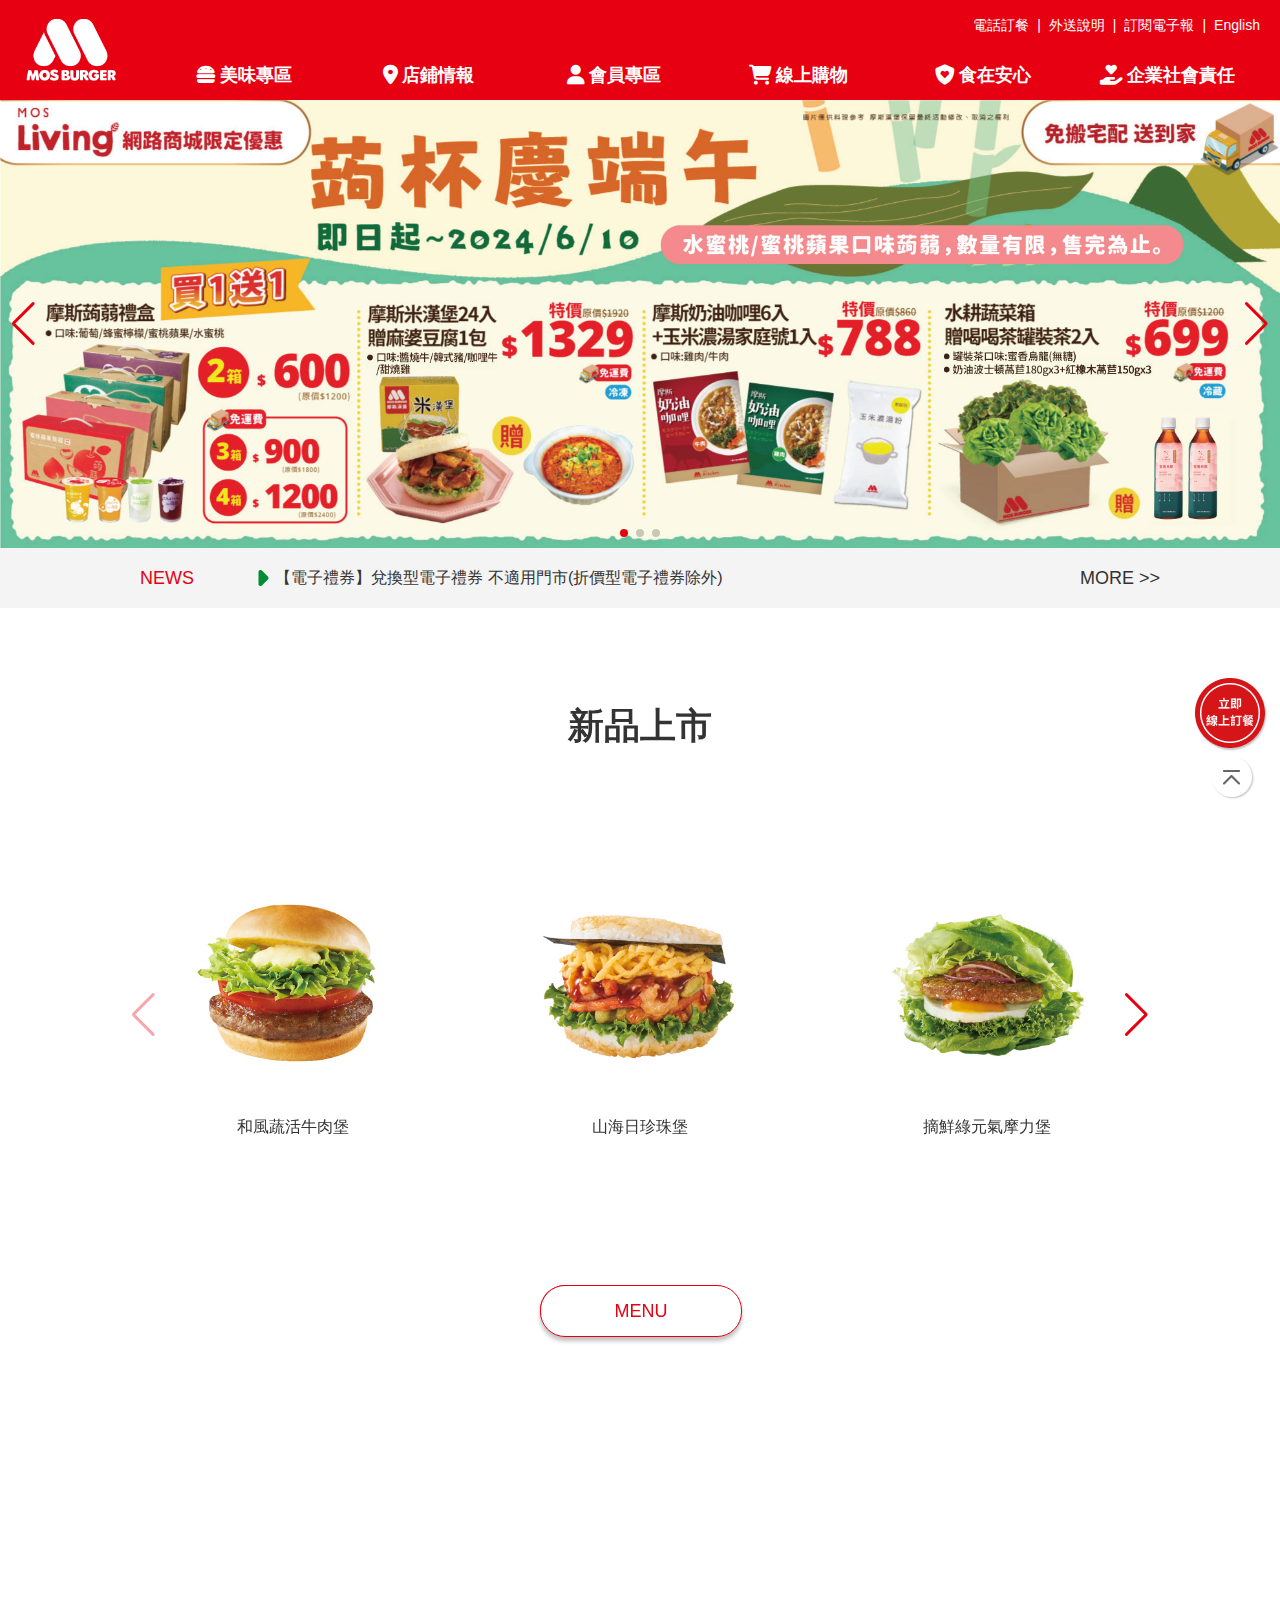
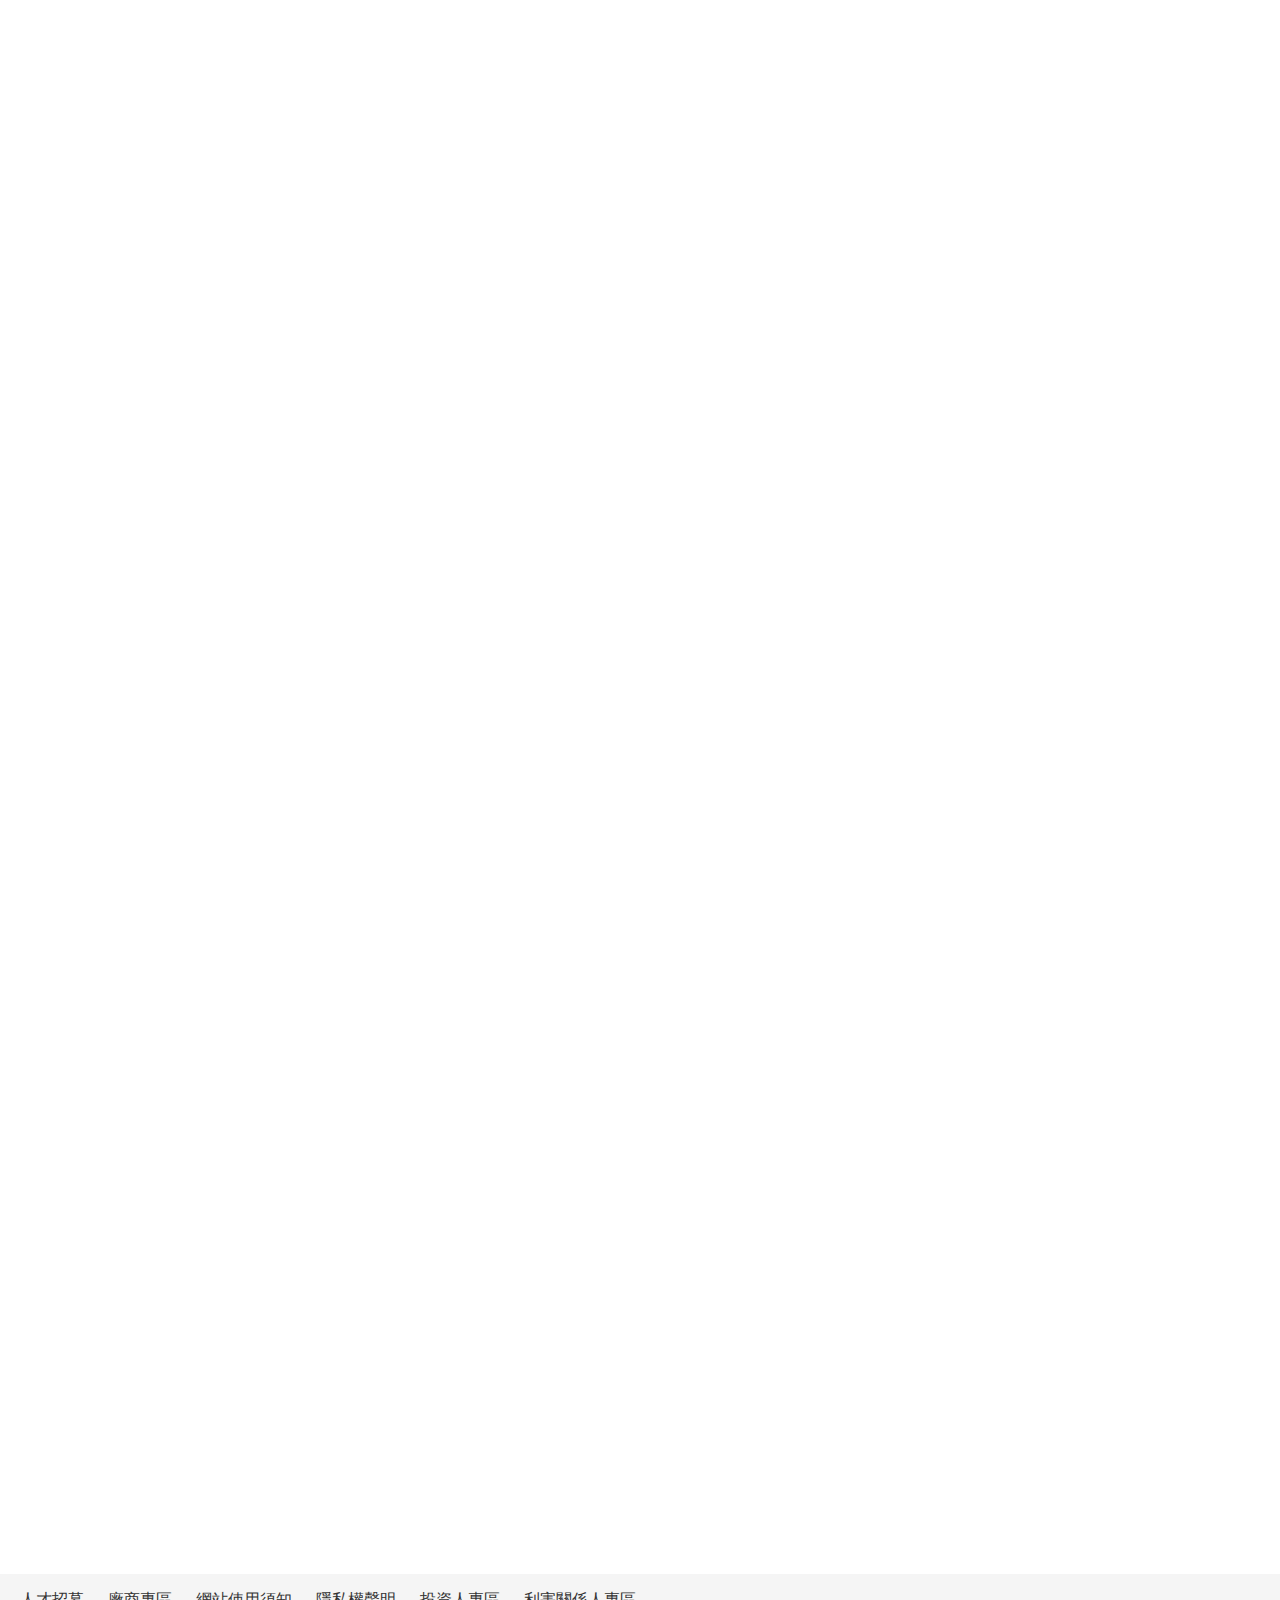
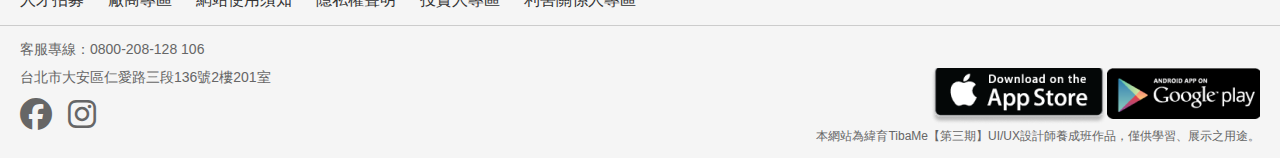
<file: index.html>
<!DOCTYPE html>
<html lang="en">
<head>
    <meta charset="UTF-8">
    <meta name="viewport" content="width=device-width, initial-scale=1.0, maximum-scale=1.0, user-scalable=0">
    <title>MOS Redesign</title>
    <link rel="stylesheet" href="css/default.css">
    <link rel="stylesheet" href="css/style.css">
    <link rel="stylesheet" href="https://cdnjs.cloudflare.com/ajax/libs/font-awesome/6.5.2/css/all.min.css">
    <link href="https://unpkg.com/aos@2.3.1/dist/aos.css" rel="stylesheet">
    <link rel="stylesheet" href="https://cdn.jsdelivr.net/npm/swiper@11/swiper-bundle.min.css"/>
    <script src="js/jquery-3.3.1.min.js"></script>
    <script src="js/script.js"></script>
</head>
<body>
    <!------------------------header------------------------>
    <header>
        <div class="container">
            <div class="logo">
                <a href="index.html"><img src="img/head_img/logo-mos.png" alt=""></a>
            </div>
            <nav class="sild">
                <div class="topsild">
                    <ul>
                        <li class="border"><a href="#">電話訂餐</a></li>
                        <li class="border"><a href="#">外送說明</a></li>
                        <li class="border"><a href="#">訂閱電子報</a></li>
                        <li><a href="#">English</a></li>
                    </ul>
                </div>  
    
                <div class="downsild">
                    <ul>
                        <li><a href="menu.html"><i class="fa-solid fa-burger"></i>美味專區</a></li>
                        <li><a href="#"><i class="fa-solid fa-location-dot"></i>店鋪情報</a></li>
                        <li><a href="#"><i class="fa-solid fa-user"></i>會員專區</a></li>
                        <li><a href="#"><i class="fa-solid fa-cart-shopping"></i>線上購物</a></li>
                        <li><a href="#"><i class="fa-solid fa-shield-heart"></i>食在安心</a></li>
                        <li><a href="#"><i class="fa-solid fa-hand-holding-heart"></i>企業社會責任</a></li>
                    </ul>
                </div>

                <ul class="mburger">
                    <li><a href="menu.html"><i class="fa-solid fa-burger"></i>美味專區</a></li>
                    <li><a href="#"><i class="fa-solid fa-location-dot"></i>店鋪情報</a></li>
                    <li class="burgerph">
                        <a href="#">
                            <span></span>
                            <span></span>
                            <span></span>
                        </a>
                    </li>
                </ul>
            </nav>
            <div class="navbglist">
                <div class="navtop">
                <ul>
                    <li><a href="menu.html"><i class="fa-solid fa-burger"></i>美味專區</a></li>
                    <li><a href="#"><i class="fa-solid fa-location-dot"></i>店鋪情報</a></li>
                    <li><a href="#"><i class="fa-solid fa-user"></i>會員專區</a></li>
                    <li><a href="#"><i class="fa-solid fa-cart-shopping"></i>線上購物</a></li>
                    <li><a href="#"><i class="fa-solid fa-shield-heart"></i>食在安心</a></li>
                    <li><a href="#"><i class="fa-solid fa-hand-holding-heart"></i>企業社會責任</a></li>
                </ul>
               </div>
                <div class="navsub">
                    <ul>
                        <li class="border"><a href="#">電話訂餐</a></li>
                        <li class="border"><a href="#">外送說明</a></li>
                        <li class="border"><a href="#">訂閱電子報</a></li>
                        <li><a href="#">English</a></li>
                    </ul>
                </div>
            </div> 
        </div>          
    </header>

    <!------------------------article------------------------>
    <article class="wrapper">
        <section class="banner">
            <div class="swiper mySwiper">
                <div class="swiper-wrapper">
                  <div class="swiper-slide">
                    <a href="#"><img src="img/banner1.jpg" alt=""></a>
                </div>
                  <div class="swiper-slide">
                    <a href="#"><img src="img/banner2.jpg" alt=""></a>
                  </div>
                  <div class="swiper-slide">
                    <a href="#"><img src="img/banner3.jpg" alt=""></a>
                  </div>
                </div>
                <div class="swiper-pagination"></div>
                <div class="swiper-button-next"></div>
                <div class="swiper-button-prev"></div>
            </div>
        </section>

        <section class="news">
            <div class="news-left">
                <h4>NEWS</h4>
                <a href="#"><img src="img/icon-park-solid_up-one.png" alt="">【電子禮券】兌換型電子禮券 不適用門市(折價型電子禮券除外)</a>
            </div>
            <div class="news-right">
                <a href="#">MORE >></a>
            </div>
        </section>
        
        <section class="burger" data-aos="fade-down" >
            <h1>新品上市</h1>
            <div class="swiper mySwiper2">
                <div class="swiper-wrapper">
                  <div class="swiper-slide">
                    <a href="#"><img src="img/newburger1.jpg" alt="">和風蔬活牛肉堡</a>
                </div>
                  <div class="swiper-slide">
                    <a href="buger.html"><img src="img/newburger3.jpg" alt="">山海日珍珠堡</a>
                  </div>
                  <div class="swiper-slide">
                    <a href="#"><img src="img/newburger2.jpg" alt="">摘鮮綠元氣摩力堡</a>
                  </div>
                  <div class="swiper-slide">
                    <a href="#"><img src="img/product1/20240422_103904_088.jpg" alt="">豚角煮珍珠堡</a>
                  </div>
                  <div class="swiper-slide">
                    <a href="#"><img src="img/product1/20230908_100643_051.jpg" alt="">超級大麥
                        <br>元氣摩力珍珠堡</a>
                  </div>
                  <div class="swiper-slide">
                    <a href="#"><img src="img/product1/20230908_100839_061.jpg" alt="">低碳植米
                        <br>元氣摩力珍珠堡</a>
                  </div>
                </div>
                <div class="swiper-button-next swiper-button-next-2"></div>
                <div class="swiper-button-prev swiper-button-prev-2"></div>
            </div>

              <div class="menubtn">
                <a class="btn1" href="menu.html">MENU</a>
            </div>
        </section>
    </div>


        <section class="location" data-aos="fade-right">
            <img src="img/location-mos.jpg" alt="">
            <div class="location-right">
                <div class="location-info">
                    <h1>店鋪情報</h1>
                        <h2>發現離你最近的美味</h2>
                        <div class="Storebtn">
                            <a class="btn2" href="#">STORE</a>
                        </div>
                </div>
            </div>
        </section>

        <section class="member" data-aos="fade-left">
            <div class="member-left">
                <div class="member-info">
                    <h1>會員好禮</h1>
                        <h2>註冊成功及享見面禮！
                        <br>還有不定期的會員專屬優惠券和各種精彩活動等著你</h2>
                        <div class="memberbtn">
                            <a class="btn3" href="#">MORE</a>
                        </div>
                </div>
            </div>
            <img class="memberimg" src="img/member-mos.jpg" alt="">
        </section>

        <section class="service" data-aos="fade-up">
            <h1>更多服務</h1>
            <div class="servicecontent">
                <ul>
                    <li><a href=""><img src="img/Serve3.jpg" alt="">MOS LIFE 摩斯報報 6月刊</a></li>
                    <li><a href=""><img src="img/Serve1.jpg" alt="">藝文塾租借場地</a></li>
                    <li><a href=""><img src="img/Serve2.jpg" alt="">門市場地租借</a></li>
                </ul>
            </div>


        </section>

    </article>
    <!------------------------footer------------------------>
    <footer>
        <div class="ftsild">
            <div class="fttop">
                <div class="map">
                    <ul>
                        <li class="border"><a href="#">人才招募</a></li>
                        <li class="border"><a href="#">廠商專區</a></li>
                        <li class="border"><a href="#">網站使用須知</a></li>
                        <li class="border"><a href="#">隱私權聲明</a></li>
                        <li class="border"><a href="">投資人專區</a></li>
                        <li><a href="">利害關係人專區</a></li>
                    </ul>
                </div> 
            </div>

            <div class="ftdown">
                <div class="ftconnection">
                    <div class="ftleft">
                        <div class="ftcon">
                            <p>客服專線：0800-208-128 106</p>
                            <p>台北市大安區仁愛路三段136號2樓201室</p>
                        </div>
                        <div class="ftsocial">
                            <a href="#"><i class="fa-brands fa-facebook"></i></a>
                            <a href="#"><i class="fa-brands fa-instagram"></i></a>
                        </div>
                    </div>

                    <div class="ftright">
                        <a href="#" class="ios"><img src="img/ios_pc.png" alt=""></a>
                        <a href="#" class="android"><img src="img/android_pc.png" alt=""></a>
                    </div>

                    <div class="ftright_m">
                        <a href="#" class="ios"><img src="img/ios.png" alt=""></a>
                        <a href="#" class="android"><img src="img/android.png" alt=""></a>
                    </div>

                    <div class="ftcon_m">
                        <p>客服專線：0800-208-128 106</p>
                        <p>台北市大安區仁愛路三段136號2樓201室</p>
                    </div>

                </div>

                <div class="ftfont">
                    <span>本網站為緯育TibaMe【第三期】UI/UX設計師養成班作品，僅供學習、展示之用途。</span>
                </div>
            </div>
        </div>
    </footer>

    <!------------------------floatbox------------------------>
    <div class="floatbox">
        <a class="orderbtn" href="#"><img src="img/ordericon.png" alt=""></a>
        <a class="topbtn" href="#"><img src="img/scrolltop.png" alt=""></a>
    </div>
    

<script src="https://unpkg.com/aos@2.3.1/dist/aos.js"></script>
<script>
    AOS.init();
</script>
<script src="https://cdn.jsdelivr.net/npm/swiper@11/swiper-bundle.min.js"></script>
</body>
</html>
</file>
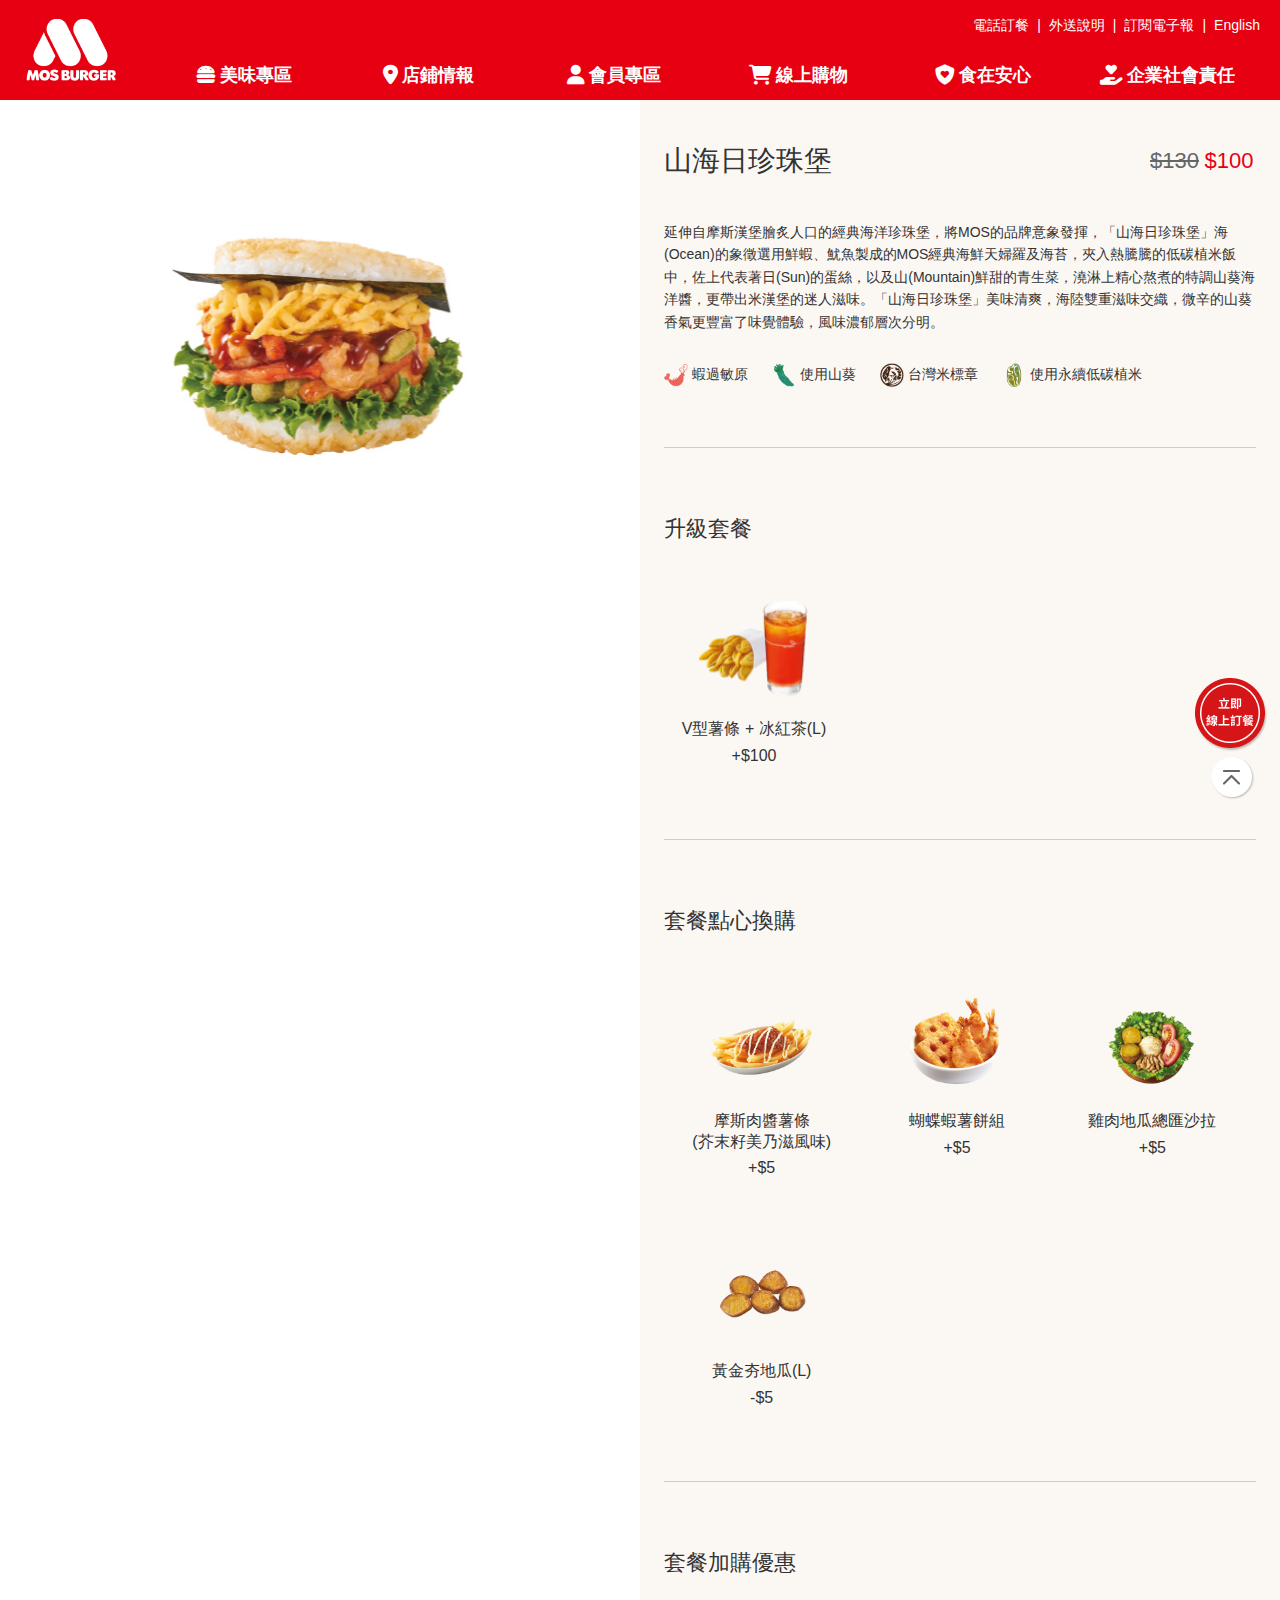
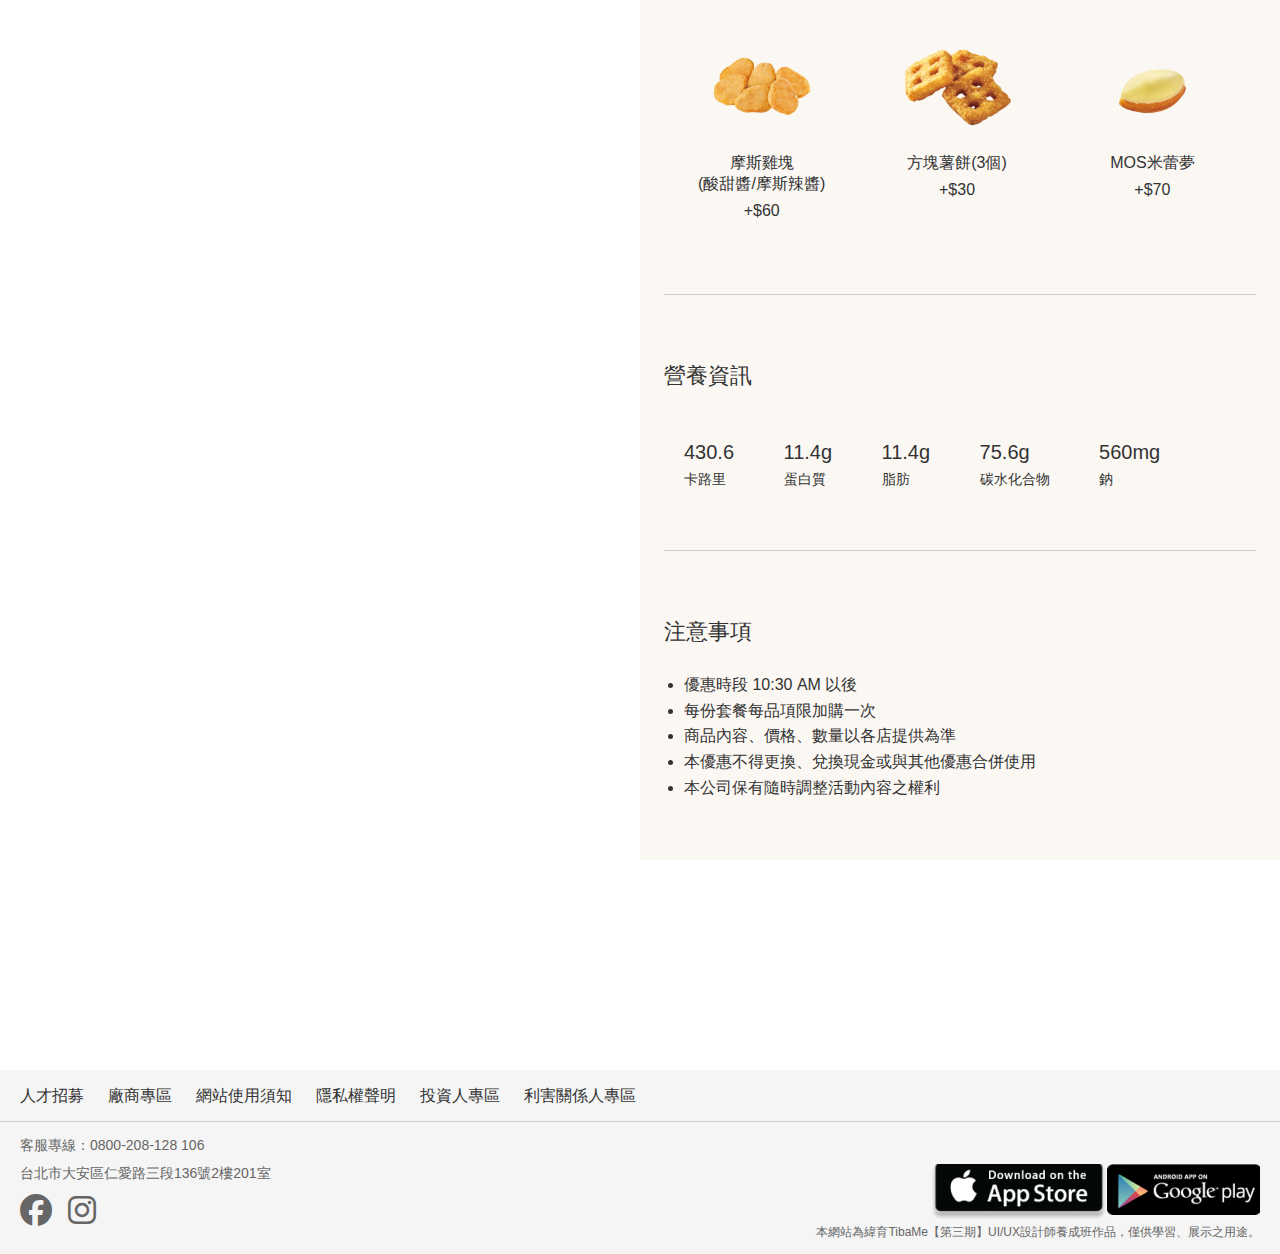
<file: buger.html>
<!DOCTYPE html>
<html lang="en">
<head>
    <meta charset="UTF-8">
    <meta name="viewport" content="width=device-width, initial-scale=1.0, maximum-scale=1.0, user-scalable=0">
    <title>MOS Redesign</title>
    <link rel="stylesheet" href="css/default.css">
    <link rel="stylesheet" href="css/burger.css">
    <link rel="stylesheet" href="https://cdnjs.cloudflare.com/ajax/libs/font-awesome/6.5.2/css/all.min.css">
    <link href="https://unpkg.com/aos@2.3.1/dist/aos.css" rel="stylesheet">
    <link rel="stylesheet" href="https://cdn.jsdelivr.net/npm/swiper@11/swiper-bundle.min.css"/>
    <script src="js/jquery-3.3.1.min.js"></script>
    <script src="js/script.js"></script>
</head>
<body>
    <!------------------------header------------------------>
    <header>
        <div class="container">
            <div class="logo">
                <a href="index.html"><img src="img/head_img/logo-mos.png" alt=""></a>
            </div>
            <nav class="sild">
                <div class="topsild">
                    <ul>
                        <li class="border"><a href="#">電話訂餐</a></li>
                        <li class="border"><a href="#">外送說明</a></li>
                        <li class="border"><a href="#">訂閱電子報</a></li>
                        <li><a href="#">English</a></li>
                    </ul>
                </div>  
    
                <div class="downsild">
                    <ul>
                        <li><a href="menu.html"><i class="fa-solid fa-burger"></i>美味專區</a></li>
                        <li><a href="#"><i class="fa-solid fa-location-dot"></i>店鋪情報</a></li>
                        <li><a href="#"><i class="fa-solid fa-user"></i>會員專區</a></li>
                        <li><a href="#"><i class="fa-solid fa-cart-shopping"></i>線上購物</a></li>
                        <li><a href="#"><i class="fa-solid fa-shield-heart"></i>食在安心</a></li>
                        <li><a href="#"><i class="fa-solid fa-hand-holding-heart"></i>企業社會責任</a></li>
                    </ul>
                </div>

                <ul class="mburger">
                    <li><a href="menu.html"><i class="fa-solid fa-burger"></i>美味專區</a></li>
                    <li><a href="#"><i class="fa-solid fa-location-dot"></i>店鋪情報</a></li>
                    <li class="burgerph">
                        <a href="#">
                            <span></span>
                            <span></span>
                            <span></span>
                        </a>
                    </li>
                </ul>
            </nav>
            <div class="navbglist">
                <div class="navtop">
                <ul>
                    <li><a href="menu.html"><i class="fa-solid fa-burger"></i>美味專區</a></li>
                    <li><a href="#"><i class="fa-solid fa-location-dot"></i>店鋪情報</a></li>
                    <li><a href="#"><i class="fa-solid fa-user"></i>會員專區</a></li>
                    <li><a href="#"><i class="fa-solid fa-cart-shopping"></i>線上購物</a></li>
                    <li><a href="#"><i class="fa-solid fa-shield-heart"></i>食在安心</a></li>
                    <li><a href="#"><i class="fa-solid fa-hand-holding-heart"></i>企業社會責任</a></li>
                </ul>
               </div>
                <div class="navsub">
                    <ul>
                        <li class="border"><a href="#">電話訂餐</a></li>
                        <li class="border"><a href="#">外送說明</a></li>
                        <li class="border"><a href="#">訂閱電子報</a></li>
                        <li><a href="#">English</a></li>
                    </ul>
                </div>
            </div> 
        </div>          
    </header>

    <!------------------------article------------------------>
    <article class="wrapper">
        <div class="content">
            <div class="main">
                <div class="banner_map">
                    <a href="index.html">首頁</a>
                    <a href="menu.html">美味專區</a>
                    <a href="#">主餐</a>
                    <a href="#">山海日珍珠堡</a>
                </div>
                <section class="Leftph">
                    <div class="Burgerimg">
                        <img src="img/newburger3.jpg" alt="">
                    </div>
                </section>
        
                <section class="Rightdetail">
                    <div class="Name">
                        <div class="bgtitle">
                            <div class="bgname"><h1>山海日珍珠堡</h1></div>
                            <div class="price">
                                <div class="Before"><h4>$130</h4></div>
                                <div class="Special"><h4>$100</h4></div>
                            </div>
                        </div>
                        <div class="bginfo">
                            <div class="productinfo">
                                <p>延伸自摩斯漢堡膾炙人口的經典海洋珍珠堡，將MOS的品牌意象發揮，「山海日珍珠堡」海(Ocean)的象徵選用鮮蝦、魷魚製成的MOS經典海鮮天婦羅及海苔，夾入熱騰騰的低碳植米飯中，佐上代表著日(Sun)的蛋絲，以及山(Mountain)鮮甜的青生菜，澆淋上精心熬煮的特調山葵海洋醬，更帶出米漢堡的迷人滋味。「山海日珍珠堡」美味清爽，海陸雙重滋味交織，微辛的山葵香氣更豐富了味覺體驗，風味濃郁層次分明。</p>
                            </div>
                            <div class="tag">
                                <ul>
                                    <li><img src="img/tag/20220707_105725_067.png" alt="">蝦過敏原</li>
                                    <li><img src="img/tag/20220707_101934_046.png" alt="">使用山葵</li>
                                    <li><img src="img/tag/20220707_105916_081.png" alt="">台灣米標章</li>
                                    <li><img src="img/tag/20230908_091733_049.png" alt="">使用永續低碳植米</li>
                                </ul>
                            </div>
                        </div>
                    </div>
        
                    <div class="Upgradeset">
                        <div class="settitle"><h2>升級套餐</h2></div>
                        <div class="upsetcard">
                            <div class="setimg"><img src="img/set/Rectangle 117.png" alt=""></div>
                            <div class="setinfo">
                                <div class="title"><h4>V型薯條  + 冰紅茶(L)</h4></div>
                                <div class="addprice"><h4>+$100</h4></div>
                            </div>
                        </div>
                    </div>
        
                    <div class="Changeset">
                        <div class="settitle"><h2>套餐點心換購</h2></div>
                            <div class="setcombo">
                                <ul>
                                    <li>
                                        <div class="setcard">
                                            <div class="setimg"><img src="img/set/20231108_102050_049.png" alt=""></div>
                                            <div class="setinfo">
                                                <div class="title"><h4>摩斯肉醬薯條
                                                    <br>(芥末籽美乃滋風味)</h4></div>
                                                <div class="addprice"><h4>+$5</h4></div>
                                           </div>
                                        </div>
                                    </li>
                                    <li>
                                        <div class="setcard">
                                            <div class="setimg"><img src="img/set/20160703_192837_079.png" alt=""></div>
                                            <div class="setinfo">
                                                <div class="title"><h4>蝴蝶蝦薯餅組</h4></div>
                                                <div class="addprice"><h4>+$5</h4></div>
                                           </div>
                                        </div>
                                    </li>
                                    <li>
                                        <div class="setcard">
                                            <div class="setimg"><img src="img/set/20230721_144049_090.png" alt=""></div>
                                            <div class="setinfo">
                                                <div class="title"><h4>雞肉地瓜總匯沙拉</h4></div>
                                                <div class="addprice"><h4>+$5</h4></div>
                                           </div>
                                        </div>
                                    </li>
                                    <li>
                                        <div class="setcard">
                                            <div class="setimg"><img src="img/set/20220826_113041_068.png" alt=""></div>
                                            <div class="setinfo">
                                                <div class="title"><h4>黃金夯地瓜(L)</h4></div>
                                                <div class="addprice"><h4>-$5</h4></div>
                                           </div>
                                        </div>
                                    </li>
                                </ul>
                            </div>
                    </div>
        
                    <div class="Addon">
                        <div class="settitle"><h2>套餐加購優惠</h2></div>
                            <div class="setcombo">
                                <ul>
                                    <li>
                                        <div class="setcard">
                                            <div class="setimg"><img src="img/set/20220104_174820_016.png" alt=""></div>
                                            <div class="setinfo">
                                                <div class="title"><h4>摩斯雞塊
                                                    <br>(酸甜醬/摩斯辣醬)</h4></div>
                                                <div class="addprice"><h4>+$60</h4></div>
                                           </div>
                                        </div>
                                    </li>
                                    <li>
                                        <div class="setcard">
                                            <div class="setimg"><img src="img/set/20160218_174019_044.png" alt=""></div>
                                            <div class="setinfo">
                                                <div class="title"><h4>方塊薯餅(3個)</h4></div>
                                                <div class="addprice"><h4>+$30</h4></div>
                                           </div>
                                        </div>
                                    </li>
                                    <li>
                                        <div class="setcard">
                                            <div class="setimg"><img src="img/set/20230627_164143_007.png" alt=""></div>
                                            <div class="setinfo">
                                                <div class="title"><h4>MOS米蕾夢</h4></div>
                                                <div class="addprice"><h4>+$70</h4></div>
                                           </div>
                                        </div>
                                    </li>
                                </ul>
                            </div>
                    </div>
        
                    <div class="Info">
                        <div class="settitle"><h2>營養資訊</h2></div>
                            <ul class="Nutrition">
                                <li><h3>430.6</h3><h4>卡路里</h4></li>
                                <li><h3>11.4g</h3><h4>蛋白質</h4></li>
                                <li><h3>11.4g</h3><h4>脂肪</h4></li>
                                <li><h3>75.6g</h3><h4>碳水化合物</h4></li>
                                <li><h3>560mg</h3><h4>鈉</h4></li>
                            </ul>
                    </div>
        
                    <div class="Notice">
                        <div class="settitle"><h2>注意事項</h2></div>
                        <ul class="Noticecontent">
                            <li>優惠時段 10:30 AM 以後</li>
                            <li>每份套餐每品項限加購一次</li>
                            <li>商品內容、價格、數量以各店提供為準</li>
                            <li>本優惠不得更換、兌換現金或與其他優惠合併使用</li>
                            <li>本公司保有隨時調整活動內容之權利</li>
                        </ul>
                    </div>
                </section>
            </div>
            <section class="Bottombtn"data-aos="fade-up"
            data-aos-anchor-placement="top-bottom">
                <div class="Button">
                    <a class="Backbtn" href="menu.html"><i class="fa-solid fa-chevron-left"></i>返回菜單</a>
                </div>
            </section>
        </div>
    </article>
    <!------------------------footer------------------------>
    <footer>
        <div class="ftsild">
            <div class="fttop">
                <div class="map">
                    <ul>
                        <li class="border"><a href="#">人才招募</a></li>
                        <li class="border"><a href="#">廠商專區</a></li>
                        <li class="border"><a href="#">網站使用須知</a></li>
                        <li class="border"><a href="#">隱私權聲明</a></li>
                        <li class="border"><a href="">投資人專區</a></li>
                        <li><a href="">利害關係人專區</a></li>
                    </ul>
                </div> 
            </div>

            <div class="ftdown">
                <div class="ftconnection">
                    <div class="ftleft">
                        <div class="ftcon">
                            <p>客服專線：0800-208-128 106</p>
                            <p>台北市大安區仁愛路三段136號2樓201室</p>
                        </div>
                        <div class="ftsocial">
                            <a href="#"><i class="fa-brands fa-facebook"></i></a>
                            <a href="#"><i class="fa-brands fa-instagram"></i></a>
                        </div>
                    </div>

                    <div class="ftright">
                        <a href="#" class="ios"><img src="img/ios_pc.png" alt=""></a>
                        <a href="#" class="android"><img src="img/android_pc.png" alt=""></a>
                    </div>

                    <div class="ftright_m">
                        <a href="#" class="ios"><img src="img/ios.png" alt=""></a>
                        <a href="#" class="android"><img src="img/android.png" alt=""></a>
                    </div>

                    <div class="ftcon_m">
                        <p>客服專線：0800-208-128 106</p>
                        <p>台北市大安區仁愛路三段136號2樓201室</p>
                    </div>

                </div>

                <div class="ftfont">
                    <span>本網站為緯育TibaMe【第三期】UI/UX設計師養成班作品，僅供學習、展示之用途。</span>
                </div>
            </div>
        </div>
    </footer>

<!------------------------floatbox------------------------>
<div class="floatbox">
    <a class="orderbtn" href="#"><img src="img/ordericon.png" alt=""></a>
    <a class="topbtn" href="#"><img src="img/scrolltop.png" alt=""></a>
</div>
    

<script src="https://unpkg.com/aos@2.3.1/dist/aos.js"></script>
<script>
    AOS.init();
</script>
<script src="https://cdn.jsdelivr.net/npm/swiper@11/swiper-bundle.min.js"></script>
</body>
</html>
</file>
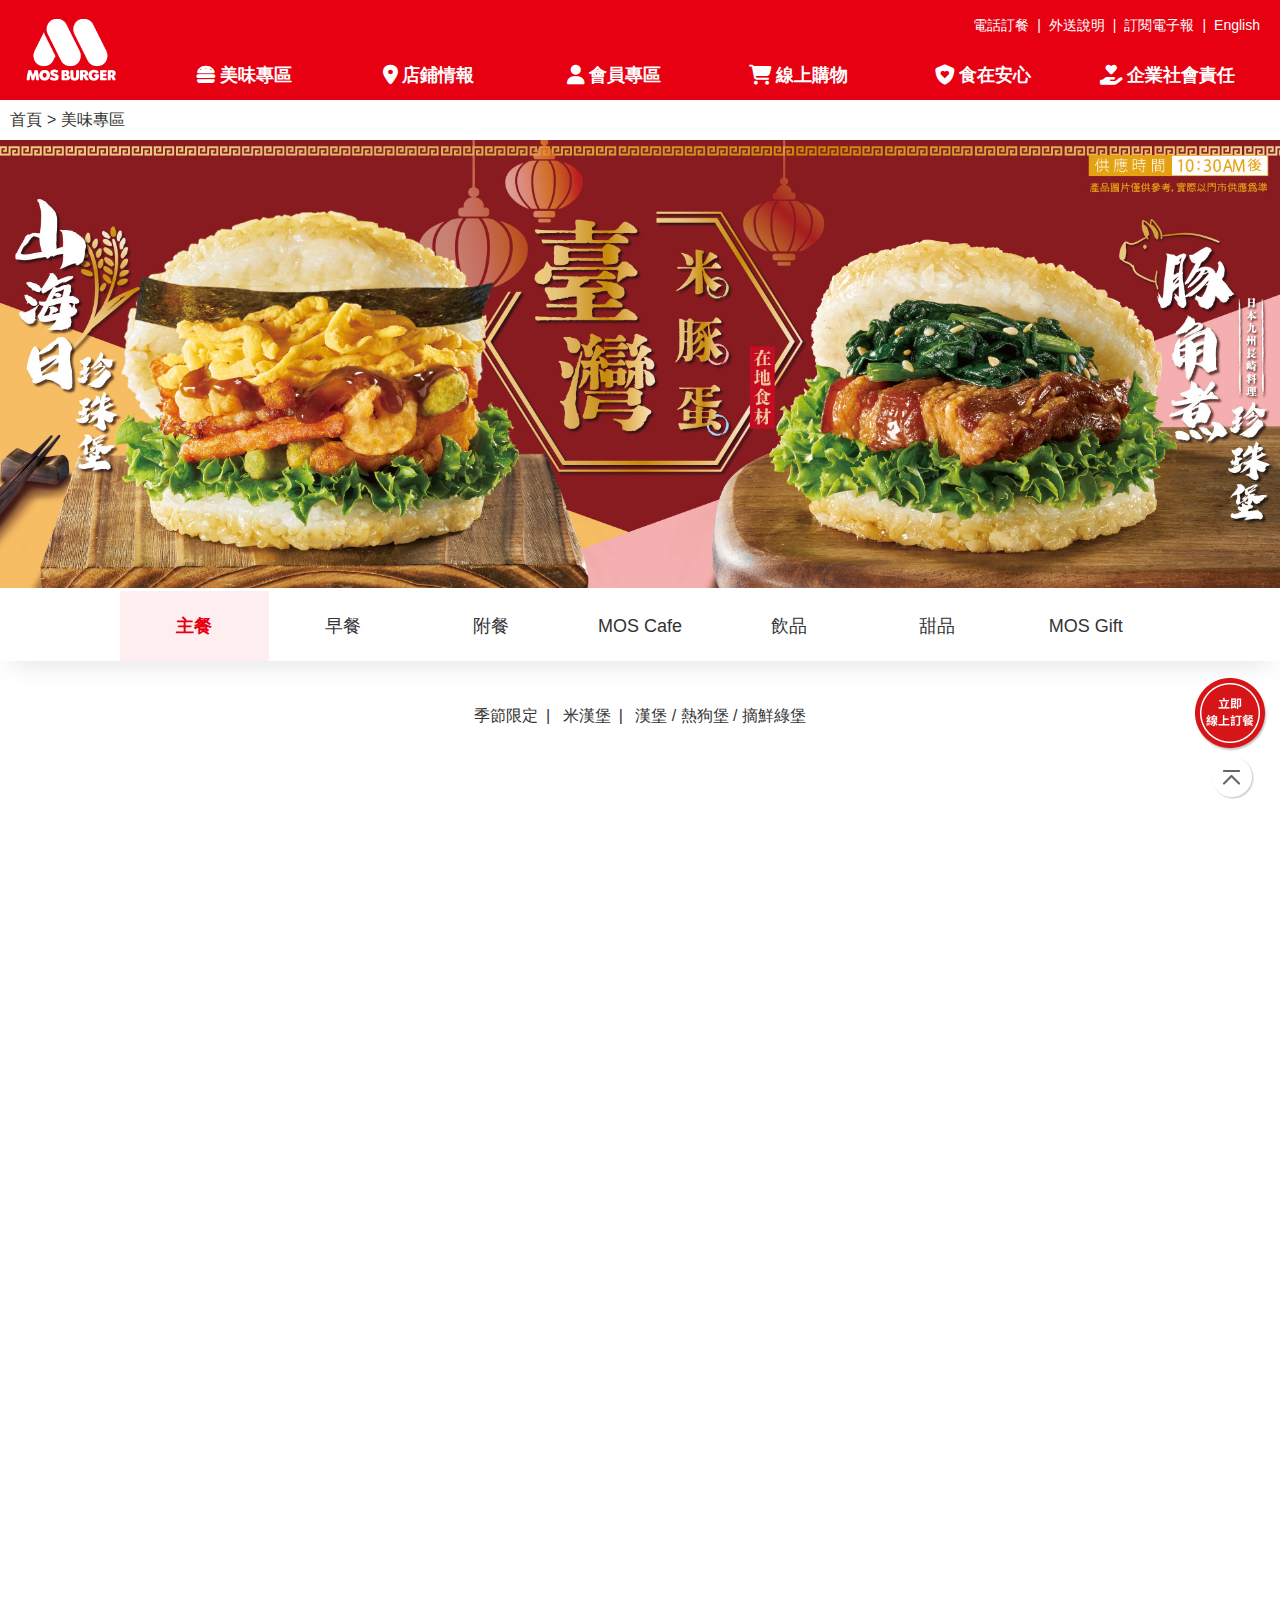
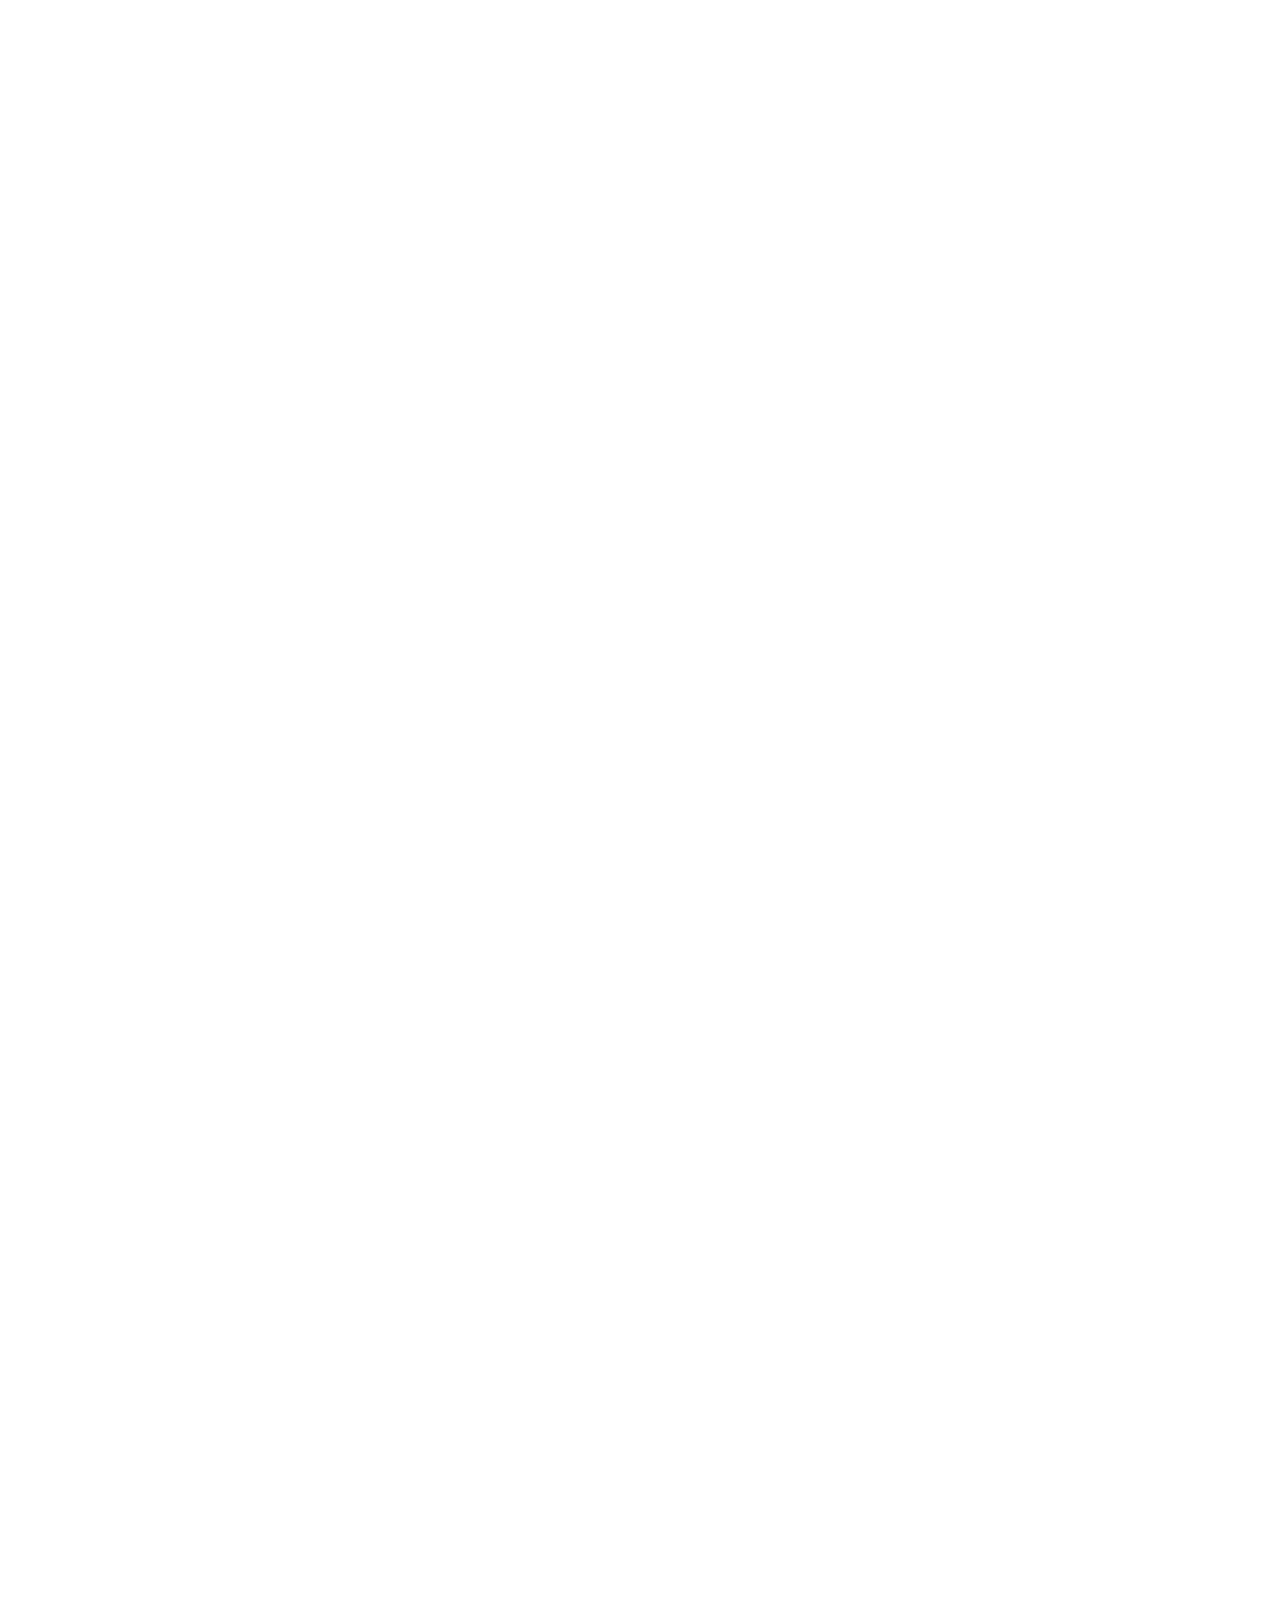
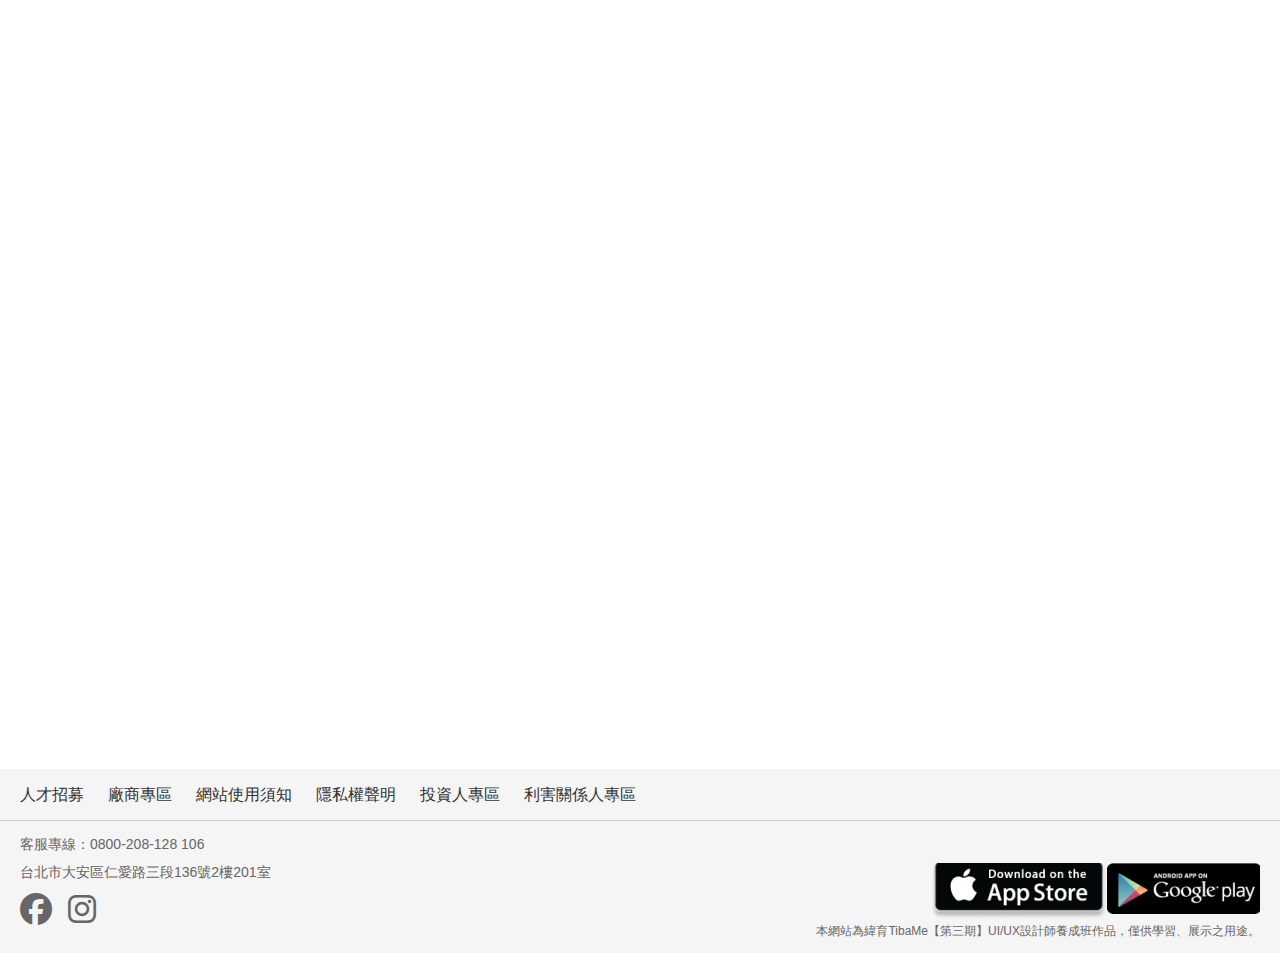
<file: menu.html>
<!DOCTYPE html>
<html lang="en">
<head>
    <meta charset="UTF-8">
    <meta name="viewport" content="width=device-width, initial-scale=1.0, maximum-scale=1.0, user-scalable=0">
    <title>MOS Redesign</title>
    <link rel="stylesheet" href="css/default.css">
    <link rel="stylesheet" href="css/menu.css">
    <link rel="stylesheet" href="https://cdnjs.cloudflare.com/ajax/libs/font-awesome/6.5.2/css/all.min.css">
    <link href="https://unpkg.com/aos@2.3.1/dist/aos.css" rel="stylesheet">
    <link rel="stylesheet" href="https://cdn.jsdelivr.net/npm/swiper@11/swiper-bundle.min.css"/>
    <script src="js/jquery-3.3.1.min.js"></script>
    <script src="js/script.js"></script>
</head>
<body>
    <!------------------------header------------------------>
    <header>
        <div class="container">
            <div class="logo">
                <a href="index.html"><img src="img/head_img/logo-mos.png" alt=""></a>
            </div>
            <nav class="sild">
                <div class="topsild">
                    <ul>
                        <li class="border"><a href="#">電話訂餐</a></li>
                        <li class="border"><a href="#">外送說明</a></li>
                        <li class="border"><a href="#">訂閱電子報</a></li>
                        <li><a href="#">English</a></li>
                    </ul>
                </div>  
    
                <div class="downsild">
                    <ul>
                        <li><a href="menu.html"><i class="fa-solid fa-burger"></i>美味專區</a></li>
                        <li><a href="#"><i class="fa-solid fa-location-dot"></i>店鋪情報</a></li>
                        <li><a href="#"><i class="fa-solid fa-user"></i>會員專區</a></li>
                        <li><a href="#"><i class="fa-solid fa-cart-shopping"></i>線上購物</a></li>
                        <li><a href="#"><i class="fa-solid fa-shield-heart"></i>食在安心</a></li>
                        <li><a href="#"><i class="fa-solid fa-hand-holding-heart"></i>企業社會責任</a></li>
                    </ul>
                </div>

                <ul class="mburger">
                    <li><a href="menu.html"><i class="fa-solid fa-burger"></i>美味專區</a></li>
                    <li><a href="#"><i class="fa-solid fa-location-dot"></i>店鋪情報</a></li>
                    <li class="burgerph">
                        <a href="#">
                            <span></span>
                            <span></span>
                            <span></span>
                        </a>
                    </li>
                </ul>
            </nav>
            <div class="navbglist">
                <div class="navtop">
                <ul>
                    <li><a href="menu.html"><i class="fa-solid fa-burger"></i>美味專區</a></li>
                    <li><a href="#"><i class="fa-solid fa-location-dot"></i>店鋪情報</a></li>
                    <li><a href="#"><i class="fa-solid fa-user"></i>會員專區</a></li>
                    <li><a href="#"><i class="fa-solid fa-cart-shopping"></i>線上購物</a></li>
                    <li><a href="#"><i class="fa-solid fa-shield-heart"></i>食在安心</a></li>
                    <li><a href="#"><i class="fa-solid fa-hand-holding-heart"></i>企業社會責任</a></li>
                </ul>
               </div>
                <div class="navsub">
                    <ul>
                        <li class="border"><a href="#">電話訂餐</a></li>
                        <li class="border"><a href="#">外送說明</a></li>
                        <li class="border"><a href="#">訂閱電子報</a></li>
                        <li><a href="#">English</a></li>
                    </ul>
                </div>
            </div> 
        </div>          
    </header>
    <!------------------------article------------------------>
    <article class="wrapper">
        <section class="banner">
            <div class="banner_map">
                <a href="index.html">首頁</a>
                <a href="menu.html">美味專區</a>
            </div>
            <a href="menu.html"><img src="img/banner2.jpg" alt=""></a>
        </section>

        <section class="nav-menu">
            <div class="menu-list">
                <ul>
                    <li class="onclick"><a href="#">主餐</a></li>
                    <li><a href="#">早餐</a></li>
                    <li><a href="#">附餐</a></li>
                    <li><a href="#">MOS Cafe</a></li>
                    <li><a href="#">飲品</a></li>
                    <li><a href="#">甜品</a></li>
                    <li><a href="#">MOS Gift</a></li>
                </ul>
            </div>

            <div class="m_menulist">
                <a class="main" href="#">
                    <h4>主餐</h4>
                    <i class="fa-solid fa-angle-down"></i>
                </a>
                <ul class="nav_menulist">
                    <li><a href="#"><span>主餐</span></a></li>
                    <li><a href="#"><span>早餐</span></a></li>
                    <li><a href="#"><span>附餐</span></a></li>
                    <li><a href="#"><span>MOS Cafe </span></a></li>
                    <li><a href="#"><span>飲品</span></a></li>
                    <li><a href="#"><span>甜品</span></a></li>
                    <li><a href="#"><span>MOS Gift</span></a></li>
                </ul>

            </div>


            <div class="BG-category">
                <ul>
                    <li class="bgline"><a class="product1btn" href="#">季節限定</a></li>
                    <li class="bgline"><a class="product2btn" href="#">米漢堡</a></li>
                    <li><a class="product3btn" href="#">漢堡 / 熱狗堡 / 摘鮮綠堡</a></li>
                </ul>
            </div>

        </section>


        <section class="product1" data-aos="fade-up">
            <h1>季節限定</h1>
            <div class="card">
                <ul>
                    <li>
                        <div class="cardbtn">
                            <a class="link" href="buger.html">
                                <div class="img">
                                    <img src="img/newburger3.jpg" alt="">
                                </div>
                                <div class="tag"><p>限量供應</p></div>
                                <div class="Txt">
                                    <div class="title"><h4>山海日珍珠堡</h4></div> 
                                    <div class="price">
                                        <div class="Before"><h4>$130</h4></div>
                                        <div class="Special"><h4>$110</h4></div>
                                    </div>
                                </div>
                            </a>
                        </div>
                    </li>

                    <li>
                        <div class="cardbtn">
                            <a class="link" href="#">
                                <div class="img"><img src="img/product1/20240422_103904_088.jpg" alt=""></div>
                                <div class="tag"><p>限量供應</p></div>
                                <div class="Txt">
                                    <div class="title"><h4>豚角煮珍珠堡</h4></div>
                                    <div class="price">
                                        <div class="Before"><h4>$125</h4></div>
                                        <div class="Special"><h4>$105</h4></div>
                                    </div>
                                </div>
                            </a>
                        </div>
                    </li>

                    <li>
                        <div class="cardbtn">
                            <a class="link" href="#">
                                <div class="img"><img src="img/product1/20230419_164440_083.jpg" alt=""></div>
                                <div class="tag"><p>限量供應</p></div>
                                <div class="Txt">
                                    <div class="title"><h4>和風蔬活牛肉堡</h4></div>
                                    <div class="price">
                                        <div class="Before"><h4>$120</h4></div>
                                        <div class="Special"><h4>$100</h4></div>
                                    </div>
                                </div>
                            </a>
                        </div>
                    </li>

                    <li>
                        <div class="cardbtn">
                            <a class="link" href="#">
                                <div class="img"><img src="img/product1/20230629_171848_075.jpg" alt=""></div>
                                <div class="tag"><p>限量供應</p></div>
                                <div class="Txt">
                                    <div class="title"><h4>摘鮮綠元氣摩力堡</h4></div>
                                    <div class="price">
                                        <div class="Original"><h4>$120</h4></div>
                                    </div>
                                </div>
                            </a>
                        </div>
                    </li>

                    <li>
                        <div class="cardbtn">
                            <a class="link" href="#">
                                <div class="img"><img src="img/product1/20230908_100643_051.jpg" alt=""></div>
                                <div class="tag"><p>限量供應</p></div>
                                <div class="Txt">
                                    <div class="title">
                                        <h4>超級大麥
                                        <br>元氣摩力珍珠堡</h4>
                                    </div>
                                    <div class="price">
                                        <div class="Original"><h4>$115</h4></div>
                                    </div>
                                </div>
                            </a>
                        </div>
                    </li>

                    <li>
                        <div class="cardbtn">
                            <a class="link" href="#">
                                <div class="img"><img src="img/product1/20230908_100839_061.jpg" alt=""></div>
                                <div class="tag"><p>限量供應</p></div>
                                <div class="Txt">
                                    <div class="title">
                                        <h4>低碳植米
                                        <br>元氣摩力珍珠堡</h4>
                                    </div>
                                    <div class="price">
                                        <div class="Original"><h4>$110</h4></div>
                                    </div>
                                </div>
                            </a>
                        </div>
                    </li>
                </ul>
            </div>

        </section>

        <section class="product2" data-aos="fade-up">
            <h1>米漢堡</h1>
            <div class="card">
                <ul>
                    <li>
                        <div class="cardbtn">
                            <a class="link" href="#">
                                <div class="img"><img src="img/product2/20220308_090547_024.jpg" alt=""></div>
                                <div class="Txt">
                                    <div class="title">
                                        <h4>超級大麥
                                        <br>元氣牛肉珍珠堡</h4>
                                    </div>
                                    <div class="price">
                                        <div class="Original"><h4>$115</h4></div>
                                    </div>
                                </div>
                            </a>
                        </div>
                    </li>

                    <li>
                        <div class="cardbtn">
                            <a class="link" href="#">
                                <div class="img"><img src="img/product2/20230724_105733_099.jpg" alt=""></div>
                                <div class="Txt">
                                    <div class="title">
                                        <h4>超級大麥
                                        <br>海洋珍珠堡</h4>
                                    </div>
                                    <div class="price">
                                        <div class="Original"><h4>$85</h4></div>
                                    </div>
                                </div>
                            </a>
                        </div>
                    </li>

                    <li>
                        <div class="cardbtn">
                            <a class="link" href="#">
                                <div class="img"><img src="img/product2/20220308_091102_025.jpg" alt=""></div>
                                <div class="Txt">
                                    <div class="title">
                                        <h4>超級大麥
                                        <br>薑燒珍珠堡</h4>
                                    </div>
                                    <div class="price">
                                        <div class="Original"><h4>$75</h4></div>
                                    </div>
                                </div>
                            </a>
                        </div>
                    </li>

                    <li>
                        <div class="cardbtn">
                            <a class="link" href="#">
                                <div class="img"><img src="img/product2/20220308_091314_093.jpg" alt=""></div>
                                <div class="Txt">
                                    <div class="title">
                                        <h4>超級大麥
                                        <br>燒肉珍珠堡</h4>
                                    </div>
                                    <div class="price">
                                        <div class="Original"><h4>$80</h4></div>
                                    </div>
                                </div>
                            </a>
                        </div>
                    </li>

                    <li>
                        <div class="cardbtn">
                            <a class="link" href="#">
                                <div class="img"><img src="img/product2/20220308_090242_066.jpg" alt=""></div>
                                <div class="Txt">
                                    <div class="title">
                                        <h4>超級大麥
                                        <br>杏鮑菇珍珠堡</h4>
                                    </div>
                                    <div class="price">
                                        <div class="Original"><h4>$80</h4></div>
                                    </div>
                                </div>
                            </a>
                        </div>
                    </li>

                    <li>
                        <div class="cardbtn">
                            <a class="link" href="#">
                                <div class="img"><img src="img/product2/20230614_090246_094.jpg" alt=""></div>
                                <div class="Txt">
                                    <div class="title">
                                        <h4>低碳植米
                                        <br>元氣牛肉珍珠堡</h4>
                                    </div>
                                    <div class="price">
                                        <div class="Original"><h4>$110</h4></div>
                                    </div>
                                </div>
                            </a>
                        </div>
                    </li>

                    <li>
                        <div class="cardbtn">
                            <a class="link" href="#">
                                <div class="img"><img src="img/product2/20230724_105651_086.jpg" alt=""></div>
                                <div class="Txt">
                                    <div class="title">
                                        <h4>低碳植米
                                        <br>海洋珍珠堡</h4>
                                    </div>
                                    <div class="price">
                                        <div class="Original"><h4>$80</h4></div>
                                    </div>
                                </div>
                            </a>
                        </div>
                    </li>

                    <li>
                        <div class="cardbtn">
                            <a class="link" href="#">
                                <div class="img"><img src="img/product2/20230614_094214_041.jpg" alt=""></div>
                                <div class="Txt">
                                    <div class="title">
                                        <h4>低碳植米
                                        <br>薑燒珍珠堡</h4>
                                    </div>
                                    <div class="price">
                                        <div class="Original"><h4>$70</h4></div>
                                    </div>
                                </div>
                            </a>
                        </div>
                    </li>

                    <li>
                        <div class="cardbtn">
                            <a class="link" href="#">
                                <div class="img"><img src="img/product2/20230614_092120_031.jpg" alt=""></div>
                                <div class="Txt">
                                    <div class="title">
                                        <h4>低碳植米
                                        <br>燒肉珍珠堡(牛)</h4>
                                    </div>
                                    <div class="price">
                                        <div class="Original"><h4>$75</h4></div>
                                    </div>
                                </div>
                            </a>
                        </div>
                    </li>

                    <li>
                        <div class="cardbtn">
                            <a class="link" href="#">
                                <div class="img"><img src="img/product2/20230614_094448_022.jpg" alt=""></div>
                                <div class="Txt">
                                    <div class="title">
                                        <h4>低碳植米
                                        <br>杏鮑菇珍珠堡</h4>
                                    </div>
                                    <div class="price">
                                        <div class="Original"><h4>$75</h4></div>
                                    </div>
                                </div>
                            </a>
                        </div>
                    </li>
                </ul>
            </div>

        </section>

        <section class="product3" data-aos="fade-up">
            <h1>漢堡 / 熱狗堡 / 摘鮮綠堡</h1>
            <div class="card">
                <ul>
                    <li>
                        <div class="cardbtn">
                            <a class="link" href="#">
                                <div class="img"><img src="img/product3/20231005_200750_001.jpg" alt=""></div>
                                <div class="Txt">
                                    <div class="title"><h4>摩斯炸蝦堡</h4></div>
                                    <div class="price">
                                        <div class="Original"><h4>$80</h4></div>
                                    </div>
                                </div>
                            </a>
                        </div>
                    </li>

                    <li>
                        <div class="cardbtn">
                            <a class="link" href="#">
                                <div class="img"><img src="img/product3/20170308_155423_004.jpg" alt=""></div>
                                <div class="Txt">
                                    <div class="title"><h4>輕檸雙牛堡(牛)</h4></div>
                                    <div class="price">
                                        <div class="Original"><h4>$100</h4></div>
                                    </div>
                                </div>
                            </a>
                        </div>
                    </li>

                    <li>
                        <div class="cardbtn">
                            <a class="link" href="#">
                                <div class="img"><img src="img/product3/20170119_114810_042.jpg" alt=""></div>
                                <div class="Txt">
                                    <div class="title">
                                        <h4>摩斯漢堡
                                        <br>(原味/辣味) (牛)</h4>
                                    </div>
                                    <div class="price">
                                        <div class="Original"><h4>$70</h4></div>
                                    </div>
                                </div>
                            </a>
                        </div>
                    </li>

                    <li>
                        <div class="cardbtn">
                            <a class="link" href="#">
                                <div class="img"><img src="img/product3/20170119_114450_060.jpg" alt=""></div>
                                <div class="Txt">
                                    <div class="title">
                                        <h4>摩斯吉士漢堡
                                        <br>(原味/辣味) (牛)</h4>
                                    </div>
                                    <div class="price">
                                        <div class="Original"><h4>$75</h4></div>
                                    </div>
                                </div>
                            </a>
                        </div>
                    </li>

                    <li>
                        <div class="cardbtn">
                            <a class="link" href="#">
                                <div class="img"><img src="img/product3/20170119_115019_017.jpg" alt=""></div>
                                <div class="Txt">
                                    <div class="title"><h4>蜜汁烤雞堡</h4></div>
                                    <div class="price">
                                        <div class="Original"><h4>$70</h4></div>
                                    </div>
                                </div>
                            </a>
                        </div>
                    </li>

                    <li>
                        <div class="cardbtn">
                            <a class="link" href="#">
                                <div class="img"><img src="img/product3/20170531_152225_015.jpg" alt=""></div>
                                <div class="Txt">
                                    <div class="title"><h4>蜜汁烤雞起司堡</h4></div>
                                    <div class="price">
                                        <div class="Original"><h4>$75</h4></div>
                                    </div>
                                </div>
                            </a>
                        </div>
                    </li>

                    <li>
                        <div class="cardbtn">
                            <a class="link" href="#">
                                <div class="img"><img src="img/product3/20160224_150043_053.jpg" alt=""></div>
                                <div class="Txt">
                                    <div class="title"><h4>摩斯鱈魚堡</h4></div>
                                    <div class="price">
                                        <div class="Original"><h4>$70</h4></div>
                                    </div>
                                </div>
                            </a>
                        </div>
                    </li>

                    <li>
                        <div class="cardbtn">
                            <a class="link" href="#">
                                <div class="img"><img src="img/product3/20231005_200811_042.jpg" alt=""></div>
                                <div class="Txt">
                                    <div class="title"><h4>摘鮮綠摩斯炸蝦堡</h4></div>
                                    <div class="price">
                                        <div class="Original"><h4>$85</h4></div>
                                    </div>
                                </div>
                            </a>
                        </div>
                    </li>

                    <li>
                        <div class="cardbtn">
                            <a class="link" href="#">
                                <div class="img"><img src="img/product3/20220707_101558_015.jpg" alt=""></div>
                                <div class="Txt">
                                    <div class="title"><h4>摘鮮綠烤雞起司堡</h4></div>
                                    <div class="price">
                                        <div class="Original"><h4>$80</h4></div>
                                    </div>
                                </div>
                            </a>
                        </div>
                    </li>

                    <li>
                        <div class="cardbtn">
                            <a class="link" href="#">
                                <div class="img"><img src="img/product3/20160203_164219_072.jpg" alt=""></div>
                                <div class="Txt">
                                    <div class="title"><h4>摩斯熱狗堡</h4></div>
                                    <div class="price">
                                        <div class="Original"><h4>$55</h4></div>
                                    </div>
                                </div>
                            </a>
                        </div>
                    </li>

                    <li>
                        <div class="cardbtn">
                            <a class="link" href="#">
                                <div class="img"><img src="img/product3/20160203_164423_082.jpg" alt=""></div>
                                <div class="Txt">
                                    <div class="title"><h4>辣味吉利熱狗堡</h4></div>
                                    <div class="price">
                                        <div class="Original"><h4>$70</h4></div>
                                    </div>
                                </div>
                            </a>
                        </div>
                    </li>
                </ul>
            </div>

        </section>
    </article>
    <!------------------------footer------------------------>
    <footer>
        <div class="ftsild">
            <div class="fttop">
                <div class="map">
                    <ul>
                        <li class="border"><a href="#">人才招募</a></li>
                        <li class="border"><a href="#">廠商專區</a></li>
                        <li class="border"><a href="#">網站使用須知</a></li>
                        <li class="border"><a href="#">隱私權聲明</a></li>
                        <li class="border"><a href="">投資人專區</a></li>
                        <li><a href="">利害關係人專區</a></li>
                    </ul>
                </div> 
            </div>

            <div class="ftdown">
                <div class="ftconnection">
                    <div class="ftleft">
                        <div class="ftcon">
                            <p>客服專線：0800-208-128 106</p>
                            <p>台北市大安區仁愛路三段136號2樓201室</p>
                        </div>
                        <div class="ftsocial">
                            <a href="#"><i class="fa-brands fa-facebook"></i></a>
                            <a href="#"><i class="fa-brands fa-instagram"></i></a>
                        </div>
                    </div>

                    <div class="ftright">
                        <a href="#" class="ios"><img src="img/ios_pc.png" alt=""></a>
                        <a href="#" class="android"><img src="img/android_pc.png" alt=""></a>
                    </div>

                    <div class="ftright_m">
                        <a href="#" class="ios"><img src="img/ios.png" alt=""></a>
                        <a href="#" class="android"><img src="img/android.png" alt=""></a>
                    </div>

                    <div class="ftcon_m">
                        <p>客服專線：0800-208-128 106</p>
                        <p>台北市大安區仁愛路三段136號2樓201室</p>
                    </div>

                </div>

                <div class="ftfont">
                    <span>本網站為緯育TibaMe【第三期】UI/UX設計師養成班作品，僅供學習、展示之用途。</span>
                </div>
            </div>
        </div>
    </footer>

    <!------------------------floatbox------------------------>

    <div class="floatbox">
        <a class="orderbtn" href="#"><img src="img/ordericon.png" alt=""></a>
        <a class="topbtn" href="#"><img src="img/scrolltop.png" alt=""></a>
    </div>
 
<script src="https://unpkg.com/aos@2.3.1/dist/aos.js"></script>
<script>
    AOS.init();
</script>
</body>
</html>
</file>
<file: css/style.css>
body{
    font-family:Arial, Helvetica, sans-serif;
    color: #333;
    background-color: white; 
    margin: 0 auto;
    box-sizing: border-box;
}

/* ------------------------article------------------------ */
.wrapper{
    width: 100%;
    height: auto;
    margin: 0 auto;
    overflow-x: hidden;
}

/* -------Banner------- */
.banner{
    width: 100%;
    padding-top: 100px;
    overflow: hidden;
}


.swiper {
    width: 100%;
    overflow: hidden;
}

.swiper-slide {
    width: 100%;
    display: flex;
    justify-content: center;
    align-items: center;
    transition-timing-function: ease-in-out
}

.swiper-slide img {
    display: block;
    width: 100%;
    height: 100%;
    object-fit: cover;
}

.banner .swiper .swiper-button-next{
    color: #E60012;
}

.banner .swiper .swiper-button-prev{
    color: #E60012;
}

.banner .swiper .swiper-pagination-bullet-active{
    background: #E60012;
}

/* -------news------- */
.news{
    width: 100%;
    height: 60px;
    background-color: #f4f4f4;
    padding: 0 120px;
    box-sizing: border-box;

    display: flex;
    justify-content: space-between;
}

.news-left{
    width:1040px ;
    height: 100%;
    display: flex;
}

.news-left h4{
    color: #E60012;
    font-size: 18px;
    height: 100%;
    padding:0 20px;
    line-height: 60px;
}

.news-left img{
    width:24px ;
    height:24px;
}

.news-left a{
    text-decoration: none;
    color: #333;
    width: 506px;
    height: 60px;
    padding:0 20px ;

    height: 100%;
    display: flex;
    align-items: center;
    justify-content: center;
}  

.news-left a:hover{
    text-decoration: underline;
}

.news-right{
    width:160px ;
    height: 100%;
    text-align: right
}

.news-right a{
    font-size: 18px;
    color: #333;
    text-decoration: none;

    width: 160px;
    height: 60px;
    line-height: 60px;
}

.news-right a:hover{
    text-decoration: underline;
}

/* -------burger------- */
.burger{
    width: 100%;
    padding: 100px 120px;
    text-align: center;
    box-sizing: border-box;
    overflow: hidden;
}

.burger h1{
    font-size: 36px;
    margin-bottom:100px;
    color: #333;
    font-weight: bold;
}

.burger .swiper {
    width: 100%;
}

.burger .swiper-slide {
    display: flex;
    justify-content: center;
    align-items: center;
}

.burger .swiper-slide a{
    text-decoration: none;
    font-size: 16px;
    color: #333;
    line-height: 1.6;
    padding: 20px 0px;
    box-sizing: border-box;
}

.burger .swiper-slide a:hover{
    transform:scale(1.2,1.2);
}


.burger .swiper-slide img {
    display: block;
    width: 230px;
    object-fit: cover;
    margin-bottom: 20px;

}

.burger .swiper .swiper-button-next.swiper-button-next-2{
    color: #E60012;
}

.burger .swiper .swiper-button-prev.swiper-button-prev-2{
    color: #E60012;
}


.menubtn{
    width: 200px;
    height: 50px;
    border-radius: 25px;
    background-color: #E60012;
    margin: 100px auto 0;
}

.btn1{
    display: block;
    width: 200px;
    height: 50px;
    border-radius: 25px;
    background-color: white;
    border: 1px solid #E60012;
    box-shadow: 0px 4px 4px 0px rgba(0, 0, 0, 0.25);
    margin: 100px auto 0;
}

.btn1:hover{
    background-color:#E60012;
    color:white;
}

.menubtn a{
    text-decoration: none;
    font-size: 18px;
    color: #E60012;
    line-height: 50px;
} 

/* -------location------- */
.location{
    width: 100%;
    height: auto;
    display: flex;
    align-items: center;
    border-top: 1px solid #ccc; 
}

.location img{
    width: 50%;;
    height: 100%;
    box-sizing: border-box;
    font-size: 0;
}

.location-right{
    width: 50%;
    height: 100%;
    text-align: center;
}

.location-info {
    width: 100%;
    height: auto;
}

.location-right h1{
    font-size: 36px;
    color: #333333;
    font-weight: bold;
    width: 100%;
    margin: 0 auto 30px; 
}

.location-right h2{
    width: 100%;
    font-size: 22px;
    margin: 0 auto 100px;
}

.Storebtn{
    width: 200px;
    height: 50px;
    border-radius: 25px;
    background-color: #E60012;
    margin: 100px auto 0;
}

.btn2 {
    display: block;
    width: 200px;
    height: 50px;
    border-radius: 25px;
    background-color: white;
    border: 1px solid #E60012;
    box-shadow: 0px 4px 4px 0px rgba(0, 0, 0, 0.25);
    margin: 100px auto 0;
}

.btn2:hover{
    background-color:#E60012;
    color:white;
}

.Storebtn a{
    width: 100%;
    text-decoration: none;
    font-size: 18px;
    color: #E60012;
    line-height: 50px;
}

/* -------member------- */
.member {
    width: 100%;
    height: auto;
    display: flex;
    align-items: center;
    border-bottom: 1px solid #ccc; 
}

.member img {
    width: 50%;;
    height: 100%;
    font-size: 0;
}

.member-left {
    width: 50%;
    height: 100%;
    text-align: center;
}

.member-info {
    width: 100%;
    height: auto;
}

.member-left h1{
    width: 100%;
    font-size: 36px;
    color: #333333;
    font-weight: bold;
    margin: 0 auto 30px; 
}

.member-left h2{
    width:100%;
    font-size: 22px;
    line-height: 1.6;
    margin: 0 auto 100px;
    padding: 0 20px;
    box-sizing: border-box;
}

.memberbtn {
    width: 200px;
    height: 50px;
    border-radius: 25px;
    background-color: #E60012;
    margin: 100px auto 0;
}

.btn3 {
    display: block;
    width: 200px;
    height: 50px;
    border-radius: 25px;
    background-color: white;
    border: 1px solid #E60012;
    box-shadow: 0px 4px 4px 0px rgba(0, 0, 0, 0.25);
    margin: 100px auto 0;
}

.btn3:hover{
    background-color:#E60012;
    color:white;
}


.member a {
    width: 100%;
    text-decoration: none;
    font-size: 18px;
    color: #E60012;
    line-height: 50px;
}

/* -------service------- */
.service{
    width: 100%;
    height: 630px;
    margin: 100px auto;
    text-align: center
}

.service h1{
    font-size:36px;
    color: #333333;
    font-weight: bold;
    margin-bottom: 100px;
}

.servicecontent{
    width: 100%;
    height: auto;
    padding: 0 120px;
    box-sizing: border-box;
}

.servicecontent ul{
    height: 385px;
    display: flex;
    justify-content: center;
    gap: 60px;
}

.servicecontent li{
    width: 250px;
    height: 300px;
    border: 1px solid #ccc;
    border-radius: 8px;
}

.servicecontent img{
    width: 250px;
    height:250px;
    box-sizing: border-box;
    font-size: 0;
    margin-bottom: 11.5px;
}

.servicecontent a{
    font-size: 16px;
    text-decoration: none;
    color: #333;

    display: inline-block;
    width: 250px;
    height: 300px;

}

.servicecontent a:hover{
    color: #E60012;
    text-decoration: underline;
}

/*--------------- RWD---------------*/

@media screen and (max-width: 1024px) {

    .news{
        padding: 0 20px;
    }

    .burger{
        display: flex;
        flex-direction: column;
        padding: 100px 40px;
        margin-bottom: 60px;
        
    }

    .burger h1{
        font-size: 32px;
        height: 30px;
        margin-bottom: 50px;
    }

    .burger .swiper {
        width: 100%;

    }
    .burger .swiper-slide {
        display: flex;
        justify-content: center;
        align-items: center;
    }
    
    .burger .swiper-slide a{
        text-decoration: none;
        font-size: 16px;
        color: #333;
        line-height: 1.6;
        padding: 20px 0;
        box-sizing: border-box;
    }
    
    .burger .swiper-slide a:hover{
        transform:scale(1.2,1.2);
    }
    
    .burger .swiper-slide img {
        display: block;
        object-fit: cover;
        margin-bottom: 20px;
    }

    .menubtn{
        margin-top: 30px;
        margin-bottom: 10px;
    }
    .btn1{
        margin-top: 0px;
    }

    .location-right h2{
        margin: 0 auto 60px;
    }

    .btn2{
        margin: 60px auto 0;
    }

    .Storebtn{
        width: 200px;
        height: 50px;
        border-radius: 25px;
        background-color: #E60012;
        margin: 60px auto 0;
    }


    .member-left h2{
        margin: 0 auto 60px;
    }

    .btn3{
        margin: 60px auto 0;
    }

    .memberbtn{
        width: 200px;
        height: 50px;
        border-radius: 25px;
        background-color: #E60012;
        margin: 60px auto 0;
    }

    .servicecontent{
        padding: 0 20px;
        margin-bottom:100px;
    }

    .servicecontent ul{
        height: auto;
        display: flex;
        justify-content: center;
        flex-wrap: wrap;
    }

    .service{
        height: auto;
    }

}

@media screen and (max-width: 976px) {
    .banner{
        padding-top: 75.58px ;
    }

}

@media screen and (max-width: 853px) {
    .banner{
        padding-top: 75.58px ;
    }

    .burger{
        display: flex;
        flex-direction: column;
        padding: 60px 40px;
        margin-bottom: 60px;
        
    }

    .location{
        display: flex;
        flex-direction: column;
        border-top: 0px solid #ccc; 
        margin-bottom: 60px;
        box-sizing: border-box;
    }
    
    .location img{
        width: 100%;;
    }
    
    .location-right{
        width: 100%;
        height: 100%;
        display: flex;
        justify-items: center;
        align-items: center;

    }

    .location-info{
        margin: 60px 0px;
    } 
    
    .location-right h1{
        font-size: 32px;
        color: #333333;
        font-weight: bold;
        width: 100%;
        margin: 0 auto 12px; 
    }
    
    .location-right h2{
        width: 100%;
        font-size: 16px;
        margin: 0 auto 30px;
    }

    .btn2{
        margin-top: 0;
    }


    .member{
        display: flex;
        flex-direction: column;
        border-top: 0px solid #ccc; 
        margin-bottom: 60px;
        box-sizing: border-box;
    }
    
    .member img{
        width: 100%;;
    }
    
    .member-left{
        width: 100%;
        height: 100%;
        display: flex;
        justify-items: center;
        align-items: center;
    }

    .member-info{
        margin: 60px 0;
    }
    
    .member-left h1{
        font-size: 32px;
        color: #333333;
        font-weight: bold;
        width: 100%;
        margin: 0 auto 12px; 
    }
    
    .member-left h2{
        width: 100%;
        font-size: 16px;
        margin: 0 auto 30px;
    }

    .btn3{
        margin-top: 0;
    }

    .member > .member-left:nth-child(1){
        order: 2;
    }

    .member > .memberimg:nth-child(2){
        order: 1;
    }

    .service{
        height: auto;
        margin: 0 auto;
        margin-bottom: 100px;
    }
    
    .service h1{
        font-size:32px;
        margin-bottom: 30px;
    }
    
    .servicecontent{
        padding: 0 10px;
        box-sizing: border-box;
    }
    
    .servicecontent ul{
        height: auto;
        display: flex;
        justify-content: center;
        flex-direction: column;
        align-items: center;
        gap: 30px;
    }
    
    .servicecontent li{
        width: 165px;
        height: 213px;
    }
    
    .servicecontent img{
        width:165px ;
        height:165px;
    }
    
    .servicecontent a{
        font-size: 14px;
    
        width: 165px;
        height: 213px;
    
    }


    @media screen and (max-width: 761px){
        
        .news{
            height: auto;
            padding: 20px 20px;
            margin-bottom: 60px;
            display: flex;
            flex-direction: column;
            gap: 16px;
        }
    
        .news-left{
            width: 100%;
            height: auto;
            display: flex;
            flex-direction: column;
        }
    
        .news-left h4{
            padding: 0 0 20px 0;
            line-height: 23px;
        }
    
        .news-left a{
            width: 100%;
            padding: 0 0;
            display: flex;
            justify-content: flex-start;
            align-items: start;
    
            line-height: 1.6;
            font-size: 14px;
        }
    
        .news-right{
            width: 100%;
            height: 16px;
        }
    
        .news-right a{
            font-size: 14px;
            line-height: 16px;
        }

    }

    @media screen and (max-width: 576px) {
        .burger{
            padding: 0 20px;
        }

        .burger .swiper-slide img {
            display: block;
            width: 250px;
            object-fit:cover;
            margin-bottom: 20px;
        
        }
    
    }


}
</file>
<file: css/burger.css>
body{
    font-family:Arial, Helvetica, sans-serif;
    color: #333;
    background-color: white;
    margin: 0 auto;
    box-sizing: border-box;
}

/* ------------------------article------------------------ */
.wrapper{
    width:100%;
    height: auto;
    padding-top: 100px;
}
.main{
    display: flex;
    flex-wrap: nowrap;
}

.banner_map{
    display: none;
}

/* ------------Leftph------------ */

.Leftph{
    width: 50%;
    height: calc(100vh - 100px);
    margin: 60px 0;
    text-align: center;
    position: sticky;
    top: 100px;
}

.Burgerimg{
    height: 100%;
    min-height: 0;
    position: relative;
}

.Burgerimg img{
    width: 350px;
    height: auto;
    text-align: center;
}

/* ------------Rightdetil------------ */

.Rightdetail{
    width: 50%;
    height: auto;
    padding: 20px 24px;
    box-sizing: border-box;
    background-color: #FBF8F3;
}

/* ------------name------------ */

.Rightdetail .Name{
    width: 100%;
    height: auto;
    padding-top: 20px;
    padding-bottom: 60px;
}

.Rightdetail .Name .bgtitle{
    width: 100%;
    height: 41px;
    margin-bottom: 40px;
    display: flex;
    justify-content: space-between;
}

.Rightdetail .Name .bgname{
    width: 177px;
    height: 41px; 
    display: inline-block;
}

.Rightdetail .Name .bgname h1{
    width: 177px;
    height: 41px;
    line-height: 41px;
    font-size: 28px;
    font-weight: 550;
}


.Rightdetail .Name .price{
    width: 106px;    
    display: inline-block;
}

.Rightdetail .Name .price .Before{
    width: 50px;
    display: inline-block;
}

.Rightdetail .Name .price .Before h4{
    width: 50px;
    
    font-size: 22px;
    color: #666;
    text-decoration:line-through;

}

.Rightdetail .Name .price .Special{
    width: 50px;
    height: 41px;
    line-height: 41px;
    display: inline-block;
}

.Rightdetail .Name .price .Special h4{
    width: 50px;
    height: 41px;
    line-height: 41px;
    font-size: 22px;
    color:#E60012;
}

.productinfo{
    width: 100%;
    height: auto;
    margin-bottom: 30px;
}

.productinfo p{
    font-size: 14px;
    line-height: 1.6;
}

.tag{
    width: 100%;
    height: auto;
    display: inline-block;
}

.tag ul{
    display: flex;
    flex-wrap: wrap;
    gap:16px 0;
}

.tag li{
    font-size: 14px;
    width: auto;
    margin-right: 24px;
    height: auto;
}

.tag img{
    width: 24px;
    height: 24px;
    margin-right: 4px;
    vertical-align: middle;

}


/* ------------Upgradeset------------ */
.Upgradeset{
    width: 100%;
    height: auto;
    padding: 40px 0;
    border-top: 1px solid #ccc;
}

.settitle{
    width: 100%;
    height: 81px;
}

.settitle h2{
    font-size: 22px;
    height: 81px;
    line-height: 81px;
    color: #333;
    font-weight: 400;
}

.upsetcard{
    padding: 15px 10px 35px;
    box-sizing: border-box;
}

.upsetcard .setimg{
    width: 160px;
    height: 135px;

    display: flex;
    justify-content: center;
    align-items: center;
}

.upsetcard .setimg img{
    width: 110px;
    height: 103px;
    box-sizing: border-box;
    font-size: 0;
}

.setinfo{
    width: 160px;
    height: auto;
    text-align: center;
}


.setinfo .title{
    width: auto;
    height: auto;
    margin-bottom: 8px;
}

.setinfo .title h4{
    font-size: 16px;
    line-height: 1.3;
}


.setinfo .addprice{
    width: auto;
    height: auto;
}

.setinfo .addprice h4{
    font-size: 16px;
}

/* ------------Changeset------------ */


.Changeset{
    width: 100%;
    height: auto;
    padding: 40px 0;
    border-top: 1px solid #ccc;
}
.setcombo{
    width: 100%;
    height: auto;
}

.setcombo ul{
    width: 100%;
    height: auto;

    display: flex;
    flex-wrap: wrap;
    align-items: stretch;
    justify-items: stretch;
}

.setcombo li{
    width: 33%;
    height: auto;
}

.setcard{
    padding: 15px 10px 35px;
    box-sizing: border-box;
    text-align: center;

    display: flex;
    align-items: center;
    justify-content: flex-end;
    flex-direction: column;
    flex-wrap: nowrap;
}

.setcard .setimg{
    width: 160px;
    height: 135px;

    display: flex;
    justify-content: center;
    align-items: center;
}

.setcard .setimg img{
    width: 110px;
    height: 103px;
    box-sizing: border-box;
    font-size: 0;
}

/* ------------Addon------------ */

.Addon{
    width: 100%;
    height: auto;
    padding: 40px 0;
    border-top: 1px solid #ccc;
}


/* ------------Info------------ */

.Info{
    width: 100%;
    height: auto;
    padding: 40px 0;
    border-top: 1px solid #ccc;
}

.Nutrition{
    width: 100%;
    height: auto;
    padding: 20px;
    box-sizing: border-box;
}

.Nutrition li{
    width: auto;
    height: auto;
    margin-right:45px;
    display: inline-block;
    line-height: 1.6;
}

.Nutrition h3{
    font-size: 20px;
}

.Nutrition h4{
    font-size: 14px;
}

/* ------------Notice------------ */

.Notice{
    width: 100%;
    height: auto;
    padding: 40px 0;
    border-top: 1px solid #ccc;
}

.Noticecontent{
    width: 100%;
    height: auto;
    padding-left: 20px;
    box-sizing: border-box;
}

.Noticecontent li{
    font-size: 16px;
    line-height: 1.6;
    list-style-type: disc;
}


/* ---------------------Bottombtn--------------------- */

.Bottombtn{
    width: 100%;
    height: 50px;
    margin-top: 60px;
    margin-bottom: 100px;
}

.Button{
    display: flex;
    align-items: center;
    justify-content: center;
}

.Button a{
    width: 300px;
    height: 50px;
    border: 1px solid #E60012;
    border-radius: 10px;
    box-shadow: 0px 4px 4px 0px rgba(0, 0, 0, 0.25);

    font-size: 16px;
    text-decoration: none;
    color: #E60012;

    text-decoration: none;
    display: flex;
    align-items: center;
    justify-content: center;
    gap: 4px;
}

.Button a:hover{
    background-color: #E60012;
    color: white;
}

.Button a i:hover{
    color: white;
}


/* -------------------------RWD------------------------- */

@media screen and (max-width: 1024px) {
    .setcombo li{
        width: 50%;
    }
}

@media screen and (max-width: 976px) {
    .wrapper{
        padding-top: 75.58px;
    }
}


/* -------------------------mobile------------------------- */

@media screen and (max-width: 768px) {

    .wrapper{
        width:100%;
        height: auto;
    }
    .main{
        display: flex;
        flex-direction: column;
    }

    .banner_map {
        display: flex;
        align-items: center;
        height: 40px;
        padding: 8px 10px;
        box-sizing: border-box;
    }

    .banner_map a{
        width: auto;
        display: flex;
        align-items: flex-start;
        margin: 0 0 ;

        color: #333;
        text-decoration: none;
    }

    .banner_map a::after{
        content: ">";
        margin: 0 5px;
    }

    .banner_map a:last-child:after{
        content: "";
    }

    /* ------------topph------------ */
    .Leftph{
        width: calc(100vw - 20px);
        height: auto;
        margin: 30px 10px;
        position:static;
    }
    
    .Burgerimg{
        height: auto;
        min-height: 0;
        position: static;
        display: flex;
        justify-content: center;
    }
    
    .Burgerimg img{
        width: 250px;
        height: auto;
    }

    /* ------------downdetil------------ */

    .Rightdetail{
        width: 100%;
        height: auto;
        padding: 0 0 ;
        box-sizing: border-box;
    }

    /* ------------name------------ */
    .Rightdetail .Name{
        width: calc(100vw - 20px);
        margin: 0 10px;
        padding: 30px 0;
        box-sizing: border-box;
    }
    
    .Rightdetail .Name .bgtitle{
        width: auto;
        margin-bottom: 25px;
    }
    
    .Rightdetail .Name .bgname h1{
        font-size: 24px;
    }
    
    
    .Rightdetail .Name .price .Before h4{
        font-size: 20px;
    }
    
    .Rightdetail .Name .price .Special h4{
        font-size: 20px;
    }
    
    .productinfo{
        width: calc(100vw - 20px);
        margin-bottom: 25px;
    }
    
    .tag{
        width: calc(100vw - 20px);
        height: auto;
        padding: 10px;
        box-sizing: border-box;
    }

    .tag ul{
        display: flex;
        align-items: flex-start;
        align-content: flex-start;
        gap: 20px;
        flex-wrap: wrap;
    }

    
    .tag li{
        margin: 0 0;
        margin-right: 0;
    }


/* ------------Upgradeset------------ */

    .Upgradeset{
        width: calc(100vw - 20px);
        height: auto;
        margin: 0 10PX;
        padding-top: 30px;
        padding-bottom: 0px;
        box-sizing: border-box;
        border-top: 1px solid #ccc;
    }
    
    .settitle{
        width: calc(100vw - 20px);
        height: 41px;
        margin-bottom: 25px;
    }
    
    .settitle h2{
        font-size: 20px;
        height: 41px;
        line-height: 41px;
    }


/* --------------Card-------------- */

    .upsetcard{
        display: flex;
        align-items: start;
        justify-content: flex-end;
        flex-direction: column;
        flex-wrap: nowrap;
    }

    .upsetcard .setimg{
        width: 110px;
        height: 100%;
        margin-bottom: 0px;
    }
    
    .setcard{
        padding: 15px 10px 35px;
        box-sizing: border-box;
        text-align: center;

        display: flex;
        align-items: center;
        justify-content: flex-end;
        flex-direction: column;
        flex-wrap: nowrap;
    }
    
    .setcard .setimg{
        width: 110px;
        height: 100%;
        margin-bottom: 0px;
    }

    .setcard .setimg img{
        width: 110px;
        height: auto;
        margin-bottom: 0;

        display: flex;
        align-items: center;
    }
    
    .setinfo{
        width: auto;
    }
    
    
    .setinfo .title{
        width: auto;
        height: auto;
        margin: 12px 0 ;
    }
    
    .setinfo .title h4{
        font-size: 14px;
    }
    
    .setinfo .addprice{
        width: auto;
    }
    
    .setinfo .addprice h4{
        font-size: 14px;
    }

    /* ------------Changeset------------ */
    .Changeset{
        width: calc(100vw - 20px);
        height: auto;
        margin: 0 10PX;
        padding-top: 30px;
        padding-bottom: 0px;
        box-sizing: border-box;
        border-top: 1px solid #ccc;
    }
    
    .setcombo{
        width: calc(100vw - 20px);
        height: auto;
        display: flex;
    }

    .setcombo ul{
        width: calc(100vw - 20px);
    }
    
    .setcombo li{
        width: 33%;
        height: auto;
    }

    /* ------------Addon------------ */
    .Addon{
        width: calc(100vw - 20px);
        margin: 0 10PX;
    }

    /* ------------Info------------ */

    .Info{
        width: calc(100vw - 20px);
        height: auto;
        margin: 0 10PX;
    }
    
    .Nutrition{
        width: calc(100vw - 20px);
        height: auto;
        padding: 0 10px;
        box-sizing: border-box;
        display: flex;
        flex-wrap: wrap;
        gap:8px 12px;
    }
    
    .Nutrition li{
        width: auto;
        height: auto;
        margin-right:20px;
    }
    
    .Nutrition h3{
        font-size: 18px;
    }
    
    .Nutrition h4{
        font-size: 14px;
    }

    /* ------------Notice------------ */

    .Notice{
        width: calc(100vw - 20px);
        height: auto;
        margin: 0 10PX;
        border-top: 1px solid #ccc;
    }
    
    .Noticecontent{
        width: calc(100vw - 20px);
        height: auto;
        padding-left: 20px;
    }
    
    .Noticecontent li{
        font-size: 14Px;
        line-height: 1.6;
        list-style-type: disc;
    }


    .Backbtn{
        width: 165px;
    }
    
    .Backbtn img{
        width: 20PX;
        height: 20PX;
    }

}

@media screen and (max-width: 576px) {
    .setcombo li{
        width: 50%;
    }
}
</file>
<file: css/menu.css>
body{
    font-family:Arial, Helvetica, sans-serif;
    color: #333;
    background-color: white; 
    margin: 0 auto;
    box-sizing: border-box;
}

/* ------------------------article------------------------ */
.wrapper{
    width:100%;
    height: auto;
}

/* -------Banner------- */
.banner{
    width: 100%;
    padding-top: 100px;
}

.banner a{
    width: 100%;
    display: block;
    margin: 0 auto;
}

.banner img{
    width: 100%;
    box-sizing: border-box;
}

.banner_map {
    display: flex;
    align-items: center;
    height: 40px;
    padding: 8px 10px;
    box-sizing: border-box;
}

.banner_map a{
    width: auto;
    display: flex;
    align-items: flex-start;
    margin: 0 0 ;

    color: #333;
    text-decoration: none;
}

.banner_map a::after{
    content: ">";
    margin: 0 5px;
}

.banner_map a:last-child:after{
    content: "";
}

.banner_map a:hover{
    color: #E60012;
}


/* -----------------nav-menu----------------- */

.nav-menu{
    width: 100%;
    height: 160px;
    text-align: center;
}

.menu-list{
    width: 100%;
    height: 70px;
    margin-bottom: 20px;
    box-shadow: 0 14px 28px -12px rgba(0,0,0,.12);
}

.menu-list ul{
    width: 100%;
    height: 100%;
    padding: 0 120px;
    box-sizing: border-box;
    display: flex;
    justify-content: space-between;
}

.menu-list li{
    width: 100%;
    height: 100%;
}

.menu-list a{
    font-size: 18px;
    color: #333;
    text-decoration: none;
    display: flex;
    justify-content: center;
    width: 100%;
    height: 70px;
    line-height: 70px;

}

.menu-list>ul>li.onclick>a{
    background-color: #ffeeef;
    color:#E60012 ;
    font-weight: bold;
}

.menu-list a:hover{
    background-color: #ffeeef;
    color: #E60012;
    font-weight: bold;
}

.m_menulist{
    display: none;
}

.BG-category{
    width: 100%;
    height: 70px;

}

.BG-category ul{
    width: calc( 100vw - 240px);
    height: 100%;
    margin: 0 120px;
    display: inline-block;
    text-align: center;
}

.BG-category ul li{
    width: auto;
    height: 100%;
    display: inline-block;
}

.BG-category a{
    font-size: 16px;
    color: #333;
    text-decoration: none;

    width: auto;
    height: 70px;
    line-height: 70px;
}

.BG-category a:hover{
    color: #E60012;
    text-decoration: underline;
}


.BG-category>ul>li.bgline>a::after{
    content: "|";
    color: #333;
    padding: 0 8px;
}

/* -----------------product----------------- */

.product1{
    width: 100%;
    margin: 80px 0;
    height: auto;
}

.product1 h1{
    font-size: 26px;
    font-weight: bold;
    text-align: center;
    margin-bottom: 100px;
}


.product2{
    width: 100%;
    margin: 80px 0;
    height: auto;
}

.product2 h1{
    font-size: 26px;
    font-weight: bold;
    text-align: center;
    margin-bottom: 100px;
}


.product3{
    width: 100%;
    margin: 80px 0;
    height: auto;
}

.product3 h1{
    font-size: 26px;
    font-weight: bold;
    text-align: center;
    margin-bottom: 100px;
}


/* -----------------card----------------- */


.card{
    width: calc(100vw - 240px);
    max-width: 1200px;
    height: auto;
    margin: 0 auto;
}

.card ul{
    width: 100%;
    height: auto;
    
    list-style: none;
    display: flex;
    flex-wrap: wrap;
    gap:24px 0;
}

.card li{
    width: 25%;
}

.cardbtn{
    position: relative;
    z-index: 1;
    width: 100%;
    height: 300px;
    text-decoration: none;
}

a.link {
    position: absolute;
    left: 0;
    top: 0;
    z-index: 99;
    color: transparent;
    text-align: center;
    transition: all 0.5s ease;

    width: 100%;
    height: 100%;
}

a.link:hover{
    transform:scale(1.1,1.1);
}

.cardbtn .tag{
    width: 67px;
    height: 20px;
    background-color:#FF7A00;
    align-content: center;
    margin: 9px auto;

}

.cardbtn .tag p{
    font-size: 12px;
    font-weight: bold;
    color: white;
    text-align: center;
    height: 20px;
    line-height: 20px;
}

.card .img {
    width: 100%;
    height: auto;
    padding: 10px;
    box-sizing: border-box;
    position: relative;

    font-size: 0;
    display: flex;
    justify-content: center;
    align-items: self-end;
}

.card .img img{
    box-sizing: border-box;
    width: 150px;
    height: auto;
    display:block;
}

.Txt{
    width: 170px;
    height: auto;
    padding: 9px 0;
    margin: 0 auto;
}

.card .Txt .title h4{
    color: #333;
    font-size: 16px;
    line-height: 1.6;
    text-align: center;
}

.card .Txt .price{
    width: 170px;
    display: inline-block;
    text-align: center;
}

.card .Txt .Before{
    width: 36px;
    display: inline-block;
    padding-right: 8px;
}

.card .Txt .Before h4{
    width: 36px;
    height: 23px;
    line-height: 23px;
    font-size: 16px;
    color: #999;
    padding-bottom: 0px;
    text-decoration:line-through;
}

.card .Txt .Special{
    width: 36px;    
    display: inline-block;
}

.card .Txt .Special h4{
    width: 36px;
    height: 23px;
    line-height: 23px;
    font-size: 16px;
    color:#E60012;
    padding-bottom: 0px;
}

.card .Txt .Original{
    width: 36px;    
    display: inline-block;
}

.card .Txt .Original h4{
    color: #333;
    width: 36px;
    height: 23px;
    line-height: 23px;
    font-size: 16px;
    padding-bottom: 0px;
}


/*--------------- RWD：414px ---------------*/

@media screen and (max-width: 1024px) {

    .card li{
        width: 30%;
        height: auto;
    }

}

@media screen and (max-width: 976px) {
    .banner{
        padding-top: 75.58px ;
    }
}


@media screen and (max-width: 828px) {

    .menu-list ul{
        width: 100%;
        height: 100%;
        padding: 0 20px;
        box-sizing: border-box;
        display: flex;
        justify-content: space-between;
    }


    .card li{
        width: 50%;
        height: auto;
    }

}


@media screen and (max-width: 629px) {
    /*-----------menu list------------- */

    .banner{
        margin-bottom: 60px;
    }

    .nav-menu{
        width: 100%;
        height: 112px;
        text-align: center;
    }

    .menu-list{
        display: none;
    }


    .m_menulist {
        position: relative;
        display: inline-block;
        width: calc(100vw - 20px);
        margin-bottom: 20px;
    }
    
    .m_menulist .main {
        display: flex;
        align-items: center;
        justify-content: space-between;
        background-color: #E60012;
        color: white;
        padding: 10px 20px;
        text-decoration: none;
        font-size: 16px;
        cursor: pointer;
    }
    
    .m_menulist .main h4 {
        margin: 0;
    }
    
    .m_menulist .nav_menulist {
        width: calc(100vw - 20px);
        display: none;
        position: absolute;
        background-color: white;
        box-shadow: 0px 8px 16px 0px rgba(0, 0, 0, 0.2);
        z-index: 1;
        min-width: 160px;
        list-style: none;
        padding: 0;
        margin: 0;
        opacity: 0;
        transform: translateY(-20px);
        transition: all 0.3s ease;
    }
    
    .m_menulist .nav_menulist li {
        border-bottom: 1px solid #ddd;
    }
    
    .m_menulist .nav_menulist li a {
        color: black;
        padding: 12px 16px;
        text-decoration: none;
        display: block;
    }
    
    .m_menulist .nav_menulist li a:hover {
        background-color: #f1f1f1;
    }
    
    .m_menulist.show .nav_menulist {
        display: block;
        opacity: 1;
        transform: translateY(0);
    }

    .m_menulist ul li a:hover{
        color: #E60012;
        background-color:#ffeeef ;
    }

    .BG-category{
        width: 100%;
        height: 50px;
    
    }
    
    .BG-category ul{
        width: calc( 100vw - 20px);
        height: 100%;
        margin: 0 10px;
        display: inline-block;
        text-align: center;
    }

    
    .BG-category a{
        font-size: 14px;
        color: #333;
        text-decoration: none;
    
        width: auto;
        height: 50px;
        line-height: 50px;
    }


    
}


@media screen and (max-width: 576px) {

    /*-----------漢堡種類大標------------- */

    .product1{
        padding: 60px 0;
        margin: 0 0 ;
        box-sizing: border-box;
    }
    
    .product1 h1{
        font-size: 21px;
        margin-bottom:60px;
    }
    
    .product2{
        padding: 60px 0;
        margin: 0 0 ;
        box-sizing: border-box;
    }
    
    .product2 h1{
        font-size: 21px;
        margin-bottom:60px;
    }
    
    .product3{
        padding: 60px 0;
        margin: 0 0;
        box-sizing: border-box;
    }
    
    .product3 h1{
        font-size: 21px;
        margin-bottom:60px;
    }

    /*-----------card------------- */

    .card{
        width:calc(100vw - 20px);
    }
    
    .card ul{
        width: 100%;

    }
    
    .card li{
        width: 30%;
        height: 262px;

    }

    .card li a{
        display: flex;
        flex-direction: column;
        align-items: center;
        justify-items: end;
    }
    
    .cardbtn{
        width: 100%;
        height: 262px;
    }

    
    .Txt{
        width: 100%;
    }
    
    .card .Txt .title h4{
        font-size: 14px;
    }
    
    .card .Txt .price{
        width: 100%;
    }
    
    .card .Txt .Before{
        width: 32px;
        padding-right: 4px;
    }
    
    .card .Txt .Before h4{
        width: 32px;
        height: 20px;
        line-height: 20px;
        font-size: 14px;
    }
    
    .card .Txt .Special{
        width: 32px;    
    }
    
    .card .Txt .Special h4{
        width: 36px;
        height: 20px;
        line-height: 20px;
        font-size: 14px;
        color:#E60012;
        padding-bottom: 0px;
    }
    
    .card .Txt .Original{
        width: 36px;    
        display: inline-block;
    }
    
    .card .Txt .Original h4{
        color: #333;
        width: 36px;
        height: 20px;
        line-height: 20px;
        font-size: 14px;
        padding-bottom: 0px;
    }

}

@media screen and (max-width: 596px) {

    .card li{
        width: 50%;
    }

}

@media screen and (max-width: 380px) {

    .card .img img{
        width: 150px;
    
    }

}
</file>
<file: css/default.css>
@import url(reset.css);

/* ------------------------header------------------------ */
    
header{
    background-color: #E60012;
    width: 100%;
    height: 100px;

    position: fixed;
    top: 0;
    z-index: 3000;
}

.container{
    width: 100%;
    height: 100px;
    padding: 0 20px;
    box-sizing: border-box;

    position: fixed;
    top: 0;
    z-index: 3000;

    display: flex;
    justify-content: space-between;
}

.logo {
    width: 114px;
    height: 100%;
    display: block;
    margin-right: 30px;
}

.logo a{
    height: 100%;
    display: flex;
    align-items: center;
    justify-content: center;
}

.logo img{
    width:90px;
    height:62px;
}

.container .sild{
    width: 100%;
    height: 100%;
    background-color: #E60012;
    box-sizing: border-box;
    position: relative;
}

/* 上層選單 */
.topsild{
    width: 100%;
    height: 50%;
    padding: 0 0px;
    display: flex;
    align-items: center;
    font-size: 0;
    box-sizing: border-box;
}

.topsild ul{
    width: 100%;
    height:19px;
    display: inline-block;
    text-align: right;
}

.topsild ul li{
    width: auto;
    height:100%;
    display: inline-block;
}

.topsild>ul>li.border>a::after{
    content: "|";
    padding: 0 8px;
}

.topsild a{
    display: block;
    margin: 0 auto;

    color: white;
    text-decoration: none;
    font-size: 14px;
    line-height: 19px;
    text-align: center;
}

.topsild a:hover{
    text-decoration:underline;

}

/* 下層選單 */
.downsild{
    width: 100%;
    height: 50%;
    padding: 0 0px;
    font-size: 0;
    box-sizing: border-box;
}

.downsild ul{
    width: 100%;
    height: 100%;
    display: flex;
}

.downsild li{
    width: 100%;
}

.downsild a{
    width: 100%;
    height: 100%;
    display: flex;
    align-items: center;
    justify-content: center;

    font-size: 18px;
    color: white;
    text-decoration: none;
    font-weight: bold;
    line-height: 30px;
}

.downsild a:hover{
    background-color: white;
    color: #E60012;
}

.downsild i{
    font-size: 20px;
    padding-right: 4px;
}

/*--------------------mobile burger--------------------*/

.sild ul.mburger{
    background-color: #E60012;
    height: 75.58px;
    text-align: right;
    box-sizing: border-box;

    display: flex;
    justify-content: flex-end;

    display: none;
}

.sild ul.mburger li{
    display: inline-block;
    width: 72px;
    height:75.58px ;

}

.sild ul.mburger li a{
    color: white;
    font-size: 14px;
    text-decoration: none;
    line-height: 1.6;

    display: flex;
    width: 72px;
    height:75.58px ;
    padding: 10px 4px;
    flex-direction: column;
    justify-content: center;
    align-items: center;
    gap: 1px;
    box-sizing: border-box;
    
}

.sild ul.mburger li a:hover{
    color: #E60012;
    background-color: white;
}

.sild ul.mburger li.burgerph a:hover{
    color: white;
    background-color:#E60012;
}

.mburger i{
    font-size: 20px;
    padding-right: 4px;
}

.sild ul.mburger li.burgerph{
    position: relative;
}

.sild ul.mburger li.burgerph a span{
    background:white;
    width: 34.38px;
    height: 4px;
    position: absolute;
}

.sild ul.mburger li.burgerph a span:nth-child(1) {
    margin-top: -40%;
    margin-left: 0;
}

.sild ul.mburger li.burgerph a span:nth-child(2) {
    margin-top: 0%;
    margin-left: 0;
}
.sild ul.mburger li.burgerph a span:nth-child(3) {
    margin-top: 40%;
    margin-left: 0;
}


/*-------------------- mobile burger list--------------------*/

.navbglist{
    width: 100%;
    background-color:white;
    position: absolute;
    left: 0%;
    top: 100%;
    display: none;
    opacity: 0;
    transform: translateY(-20px);
    transition: all 0.3s ease;
}

.navbglist.show {
    display: block;
    opacity: 1;
    transform: translateY(0);
}

.navtop ul{
    width: 100%;
    padding: 10px;
    box-sizing: border-box;
    border-bottom: 1px solid #ccc ;
}

.navtop ul li{
    padding: 10px;
    box-sizing: border-box;
    margin-bottom: 5px;
    text-align: center;
}

.navtop ul li a{
    display: block;
    text-decoration: none;
    color: #60543D;
    font-weight: bold;
    height: 40px;
    line-height: 40px;
}

.navtop i{
    margin-right: 4px;
}

.navtop a:hover{
    background-color: #ffeeef;
    color: #E60012;
}

.navsub ul{
    display: flex;
    justify-content: center;
    border-bottom: 1px solid #ccc;
}

.navsub ul li{
    padding: 10px 0;
    margin: 5px 0;
}

.navsub ul li a{
    text-decoration: none;
    color: #60543D;
    font-size: 14px;
    display: inline;
    height: 30px;
}

.navsub>ul>li.border>a::after{
    content: "|";
    padding: 0 8px;
}

.navsub a:hover{
    color: #E60012;
}



/* ------------------------footer------------------------ */

footer{
    background-color: #f5f5f5;
    width: 100%;
    height: auto;
}

.ftsild{
    width: 100%;
    height: auto;
    padding: 16px 0;
    box-sizing: border-box;
}

.fttop{
    width: 100%;
    padding-bottom: 16px;
    box-sizing: border-box;
    border-bottom: 0.5px solid #ccc;
}

.map{
    width: 100%;
    height: 100%;
    padding: 0 20px;
    box-sizing: border-box;
}

.map ul {
    width: auto;
    height: 100%;
    display: flex;
}

.map ul li{
    width: auto;
    height: auto;
    margin-right: 24px;
}
.map a{
    width: 100%;
    height: 100%;
    color: #333;
    text-decoration: none;
    font-size: 16px;
    line-height: 19px;
    display: flex;
    align-items: center;
}

.map a:hover{
    color:#ccc;
}


.ftdown{
    width: 100%;
    height: auto;
}

.ftconnection{
    padding: 16px 20px 0px;
    box-sizing: border-box;
    display: flex;
    justify-content: space-between;
    align-items: flex-end;
}

.ftcon p{
    font-size: 14px;
    margin-bottom: 14px;
    color: #666;
}

.ftsocial a{
    margin-right: 12px;
}

.ftsocial i{
    font-size: 32px;
    color: #666;
}

.ftsocial a i:hover{
    color:#ccc;
}

.ftright {
    display: flex;
    align-items: flex-start;

}

.ftright_m{
    display: none;
}

.ftcon_m{
    display: none;
}

.ftfont span{
    padding: 0 20px;
    font-size: 12px;
    color: #666;
    display: flex;
    justify-content: flex-end;
}

/* -------------------------floatbox------------------------ */

.floatbox{
    position: fixed;
    bottom: 100px;
    right: 15px;
    z-index: 99;
}

.orderbtn {
    display: block;
    width: 70px;
    height: 70px;
    border-radius: 35px;
    margin-bottom: 8px;
    box-shadow: 1px 2px 2px 0px rgba(0, 0, 0, 0.25);
}

.orderbtn img{
    font-size: 0;
}

.topbtn{
    display: block;
    width: 60px;
    height: 44px;
    text-align: right;
}
.topbtn img{
    font-size: 0;
}

/*--------------- RWD---------------*/

@media screen and (max-width: 976px) {

/* ------header------ */

    header{
        height: 75.58px;
    }

    .container{
        width: 100%;
        height: 75.58px;
        padding: 0 10px;
        box-sizing: border-box;
    }

    .logo {
        width: auto;
        height: auto;
        display: block;
    }

    .logo img{
        width:60px;
        height:auto;
    }

    .container .sild{
        width: calc(100vw - 80px) ;
        height: 100%;
        background-color: #E60012;
        box-sizing: border-box;

        display: flex;
        justify-content: end;
    }

    .topsild{
        display: none;
    }

    .downsild{
        display: none;
    }

    .sild ul.mburger{
        display: block;
        display: flex;
        justify-content: center;
    }

    /* navbglist */
    .navbglist {
        display: none;
    }

    .navbglist.show {
        display: block;
    }
}



@media screen and (max-width: 576px) {
    
    .ftsild{
        width: 100%;
        height: 100%;
        padding: 0 0;
    }

    .fttop{
        width: 100%;
        border: none;
    }

    .map{
        width: 100%;
        height: auto;
        padding: 16px 0px;
    }
    
    .map ul {
        width: auto;
        height: 100%;

        display: flex;
        flex-direction: column;
        align-items: center;
        gap: 8px;

    }
    
    .map ul li{
        width: auto;
        height: 30px;
        margin-right: 0px;

        display: flex;
        height: 30px;
        justify-content: center;
        align-items: center;
    }

    .map a{
        width: auto;
        margin: 0 0;
        font-size: 16px;
    }

    .ftdown{
        width: 100%;
        height: auto;
    }

    .ftconnection{
        display: flex;
        flex-direction: column;

    }

    .ftleft{
        width: 100%;
        display: flex;
        flex-direction: column;
        align-content: center;
        text-align: center;
    }

    .ftsocial{
        width: 100%;
        display: flex;
        justify-content: center;
        align-content: center;
        gap: 8px;
        margin-bottom: 16px;
    }

    .ftsocial a{
        margin-right: 0px;
    }

    .ftsocial i{
        font-size: 20px;
    }

    .ftcon{
        display: none;
    }

    .ftcon_m{
        width: 100%;
        display: flex;
        flex-direction: column;
        margin-bottom: 8px;
    }

    .ftcon_m p{
        font-size: 14px;
        margin-bottom: 8px;
        color: #666;
        text-align: center;
    }



    .ftright{
        display: none;
        margin-bottom: 8px;
    }

    .ftright_m{
        display: block;
        margin-bottom: 8px;
    }

    .ftright_m{
        width: 100%;
        display: flex;
        justify-content: center;
        gap: 8px;
    }

    .ftfont{
        padding: 0 20px ;
        justify-content: center;
    }

    .ftfont span{
        padding: 0 0 ;
        display: flex;
        justify-content: center;
    }

    .floatbox{
        right: 4px;
    }

}


@media screen and (max-width: 992px) {

    .map ul{
        display: flex;
        align-items: center;
        flex-wrap: wrap;
        gap: 8px;
    }


}
</file>
